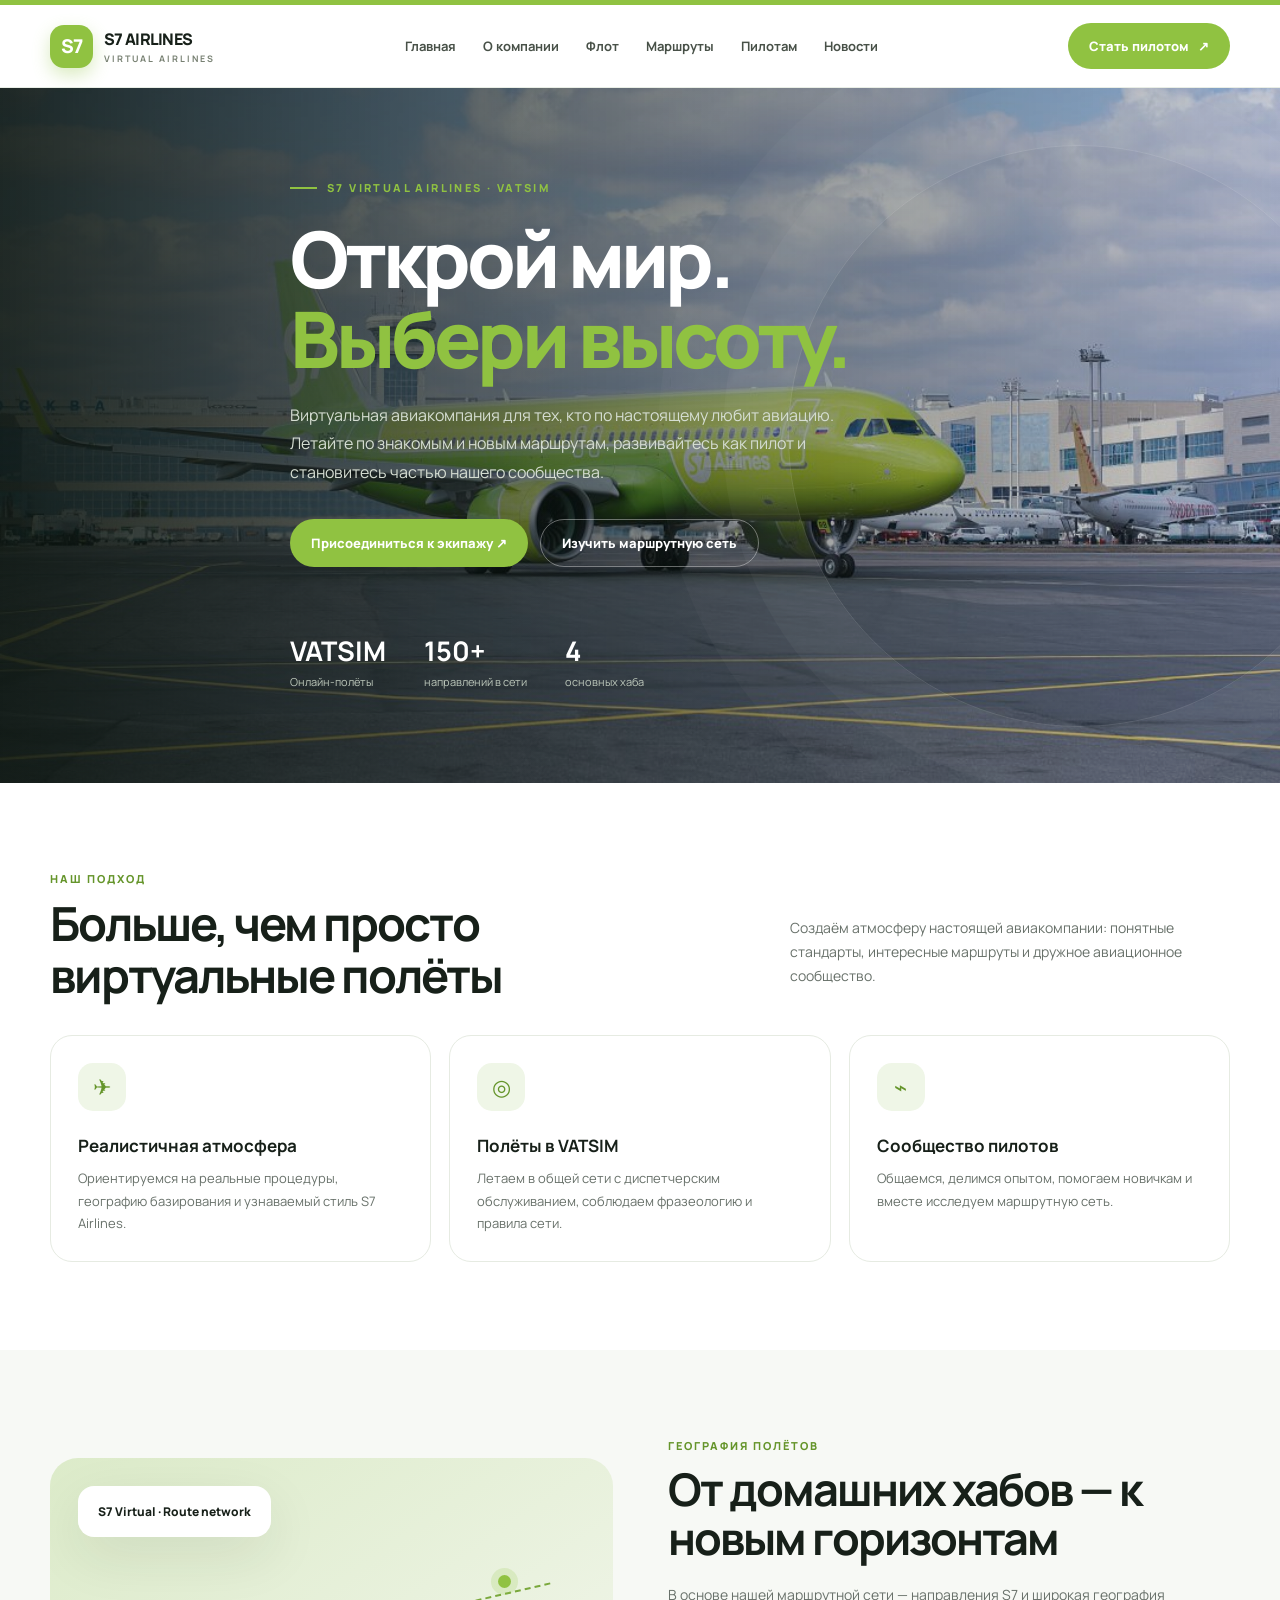
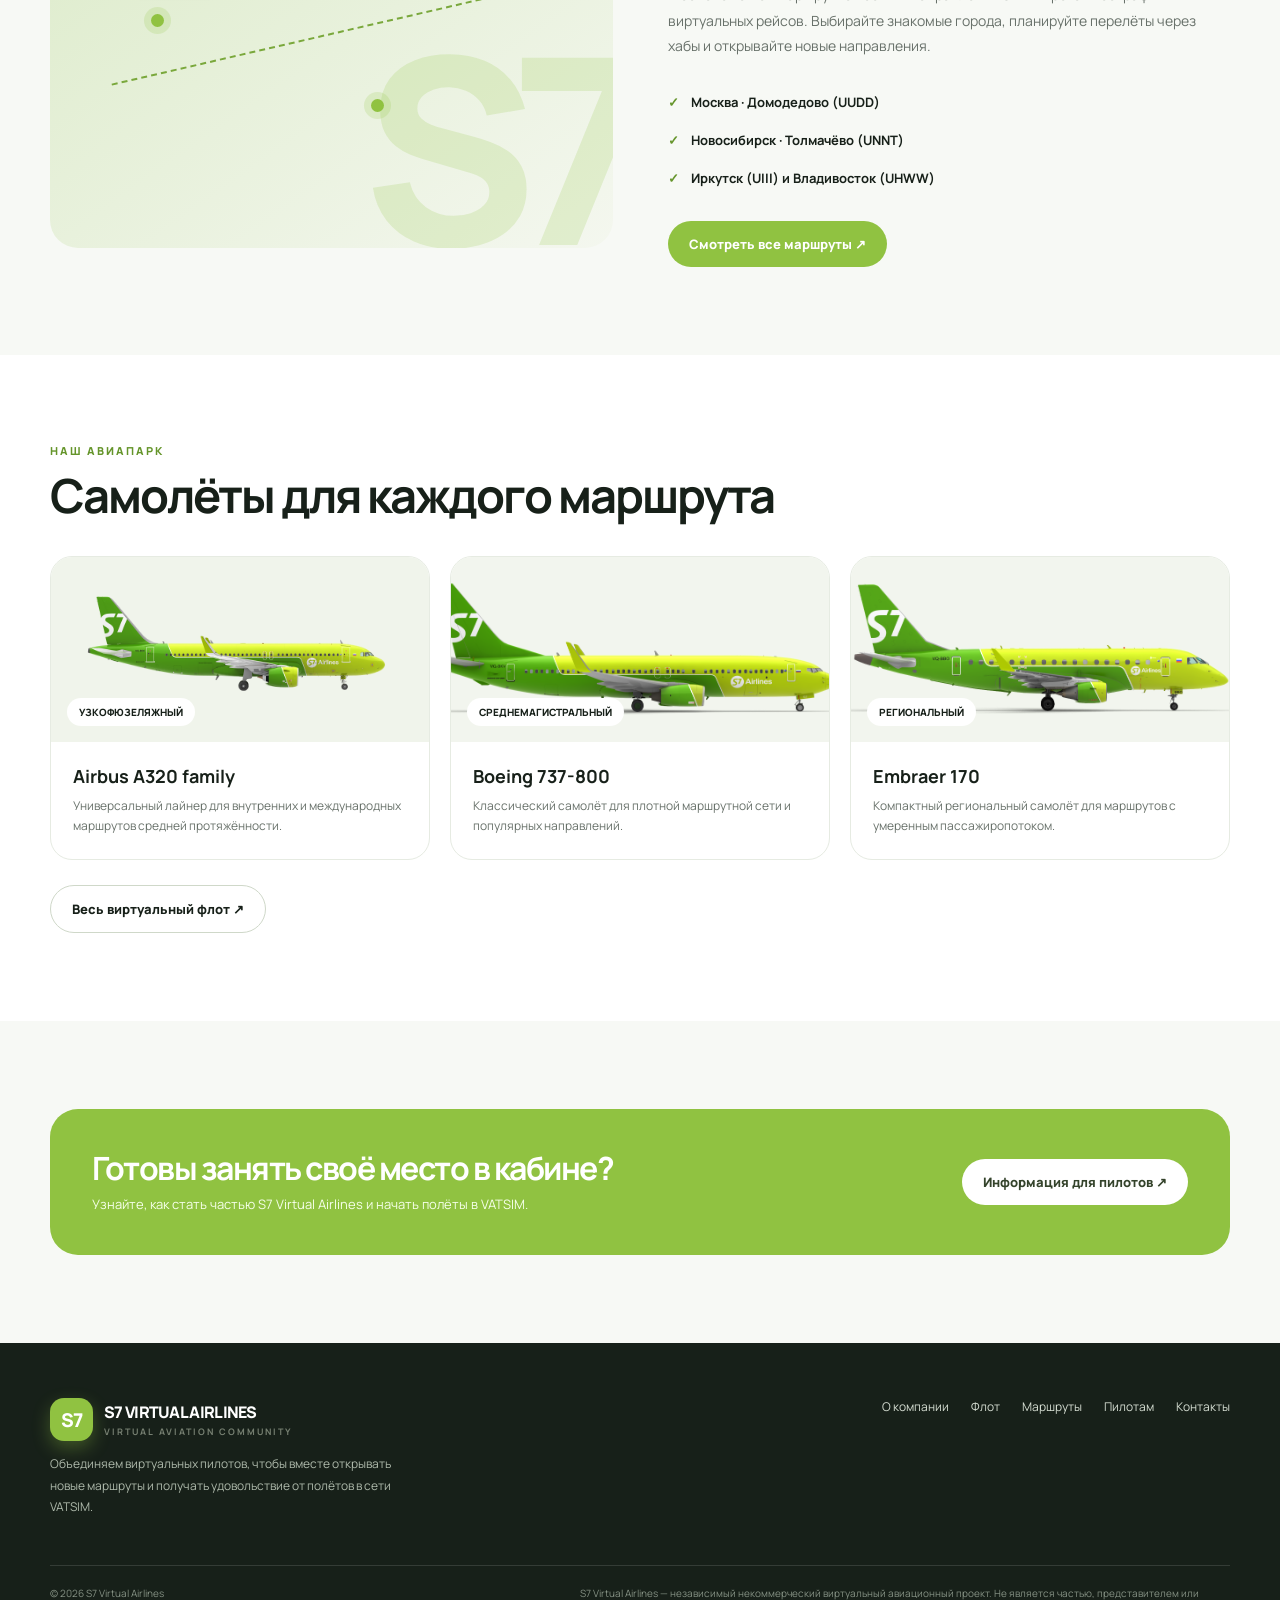
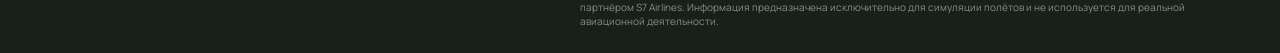
<file: index.html>
<!doctype html><html lang="ru"><head><meta charset="utf-8"><meta name="viewport" content="width=device-width, initial-scale=1"><meta name="theme-color" content="#90c241"><meta name="description" content="S7 Virtual Airlines — виртуальная авиакомпания для пилотов VATSIM."><title>Главная | S7 Virtual Airlines</title><link rel="stylesheet" href="styles.css"></head><body>
<div class="topline"></div><header class="header"><div class="container nav">
<a class="brand" href="index.html"><span class="brandmark">S7</span><span>S7 AIRLINES<small>VIRTUAL AIRLINES</small></span></a>
<nav class="navlinks"><a href="index.html">Главная</a><a href="about.html">О компании</a><a href="fleet.html">Флот</a><a href="routes.html">Маршруты</a><a href="pilots.html">Пилотам</a><a href="news.html">Новости</a></nav>
<a class="nav-cta" href="contacts.html">Стать пилотом <span>↗</span></a><button class="menu-btn" aria-label="Открыть меню" onclick="toggleMenu()">☰</button>
</div><nav class="mobile-nav" id="mobileNav"><a href="index.html">Главная</a><a href="about.html">О компании</a><a href="fleet.html">Флот</a><a href="routes.html">Маршруты</a><a href="pilots.html">Пилотам</a><a href="news.html">Новости</a><a href="contacts.html">Контакты</a></nav></header>

<main><section class="hero"><div class="container hero-content"><div class="eyebrow">S7 VIRTUAL AIRLINES · VATSIM</div><h1>Открой мир.<br><span>Выбери высоту.</span></h1><p>Виртуальная авиакомпания для тех, кто по настоящему любит авиацию. Летайте по знакомым и новым маршрутам, развивайтесь как пилот и становитесь частью нашего сообщества.</p><div class="hero-actions"><a class="btn" href="pilots.html">Присоединиться к экипажу ↗</a><a class="btn btn-outline" href="routes.html">Изучить маршрутную сеть</a></div><div class="hero-stats"><div class="stat"><strong>VATSIM</strong><span>Онлайн-полёты</span></div><div class="stat"><strong>150+</strong><span>направлений в сети</span></div><div class="stat"><strong>4</strong><span>основных хаба</span></div></div></div></section>
<section class="section"><div class="container"><div class="section-head"><div><div class="kicker">Наш подход</div><h2>Больше, чем просто<br>виртуальные полёты</h2></div><p>Создаём атмосферу настоящей авиакомпании: понятные стандарты, интересные маршруты и дружное авиационное сообщество.</p></div><div class="grid3"><article class="feature"><div class="feature-icon">✈</div><h3>Реалистичная атмосфера</h3><p>Ориентируемся на реальные процедуры, географию базирования и узнаваемый стиль S7 Airlines.</p></article><article class="feature"><div class="feature-icon">◎</div><h3>Полёты в VATSIM</h3><p>Летаем в общей сети с диспетчерским обслуживанием, соблюдаем фразеологию и правила сети.</p></article><article class="feature"><div class="feature-icon">⌁</div><h3>Сообщество пилотов</h3><p>Общаемся, делимся опытом, помогаем новичкам и вместе исследуем маршрутную сеть.</p></article></div></div></section>
<section class="section soft"><div class="container split"><div class="visual-panel"><div class="visual-label">S7 Virtual · Route network</div><div class="visual-route"></div><i class="visual-dot one"></i><i class="visual-dot two"></i><i class="visual-dot three"></i></div><div class="copy"><div class="kicker">География полётов</div><h2>От домашних хабов — к новым горизонтам</h2><p>В основе нашей маршрутной сети — направления S7 и широкая география виртуальных рейсов. Выбирайте знакомые города, планируйте перелёты через хабы и открывайте новые направления.</p><ul class="checklist"><li>Москва · Домодедово (UUDD)</li><li>Новосибирск · Толмачёво (UNNT)</li><li>Иркутск (UIII) и Владивосток (UHWW)</li></ul><a class="btn" href="routes.html">Смотреть все маршруты ↗</a></div></div></section>
<section class="section"><div class="container"><div class="section-head"><div><div class="kicker">Наш авиапарк</div><h2>Самолёты для каждого маршрута</h2></div><p></p></div><div class="fleet-grid"><article class="aircraft"><div class="aircraft-photo" style="background-image:url('aircraft-a320.jpg')"><span>УЗКОФЮЗЕЛЯЖНЫЙ</span></div><div class="aircraft-body"><h3>Airbus A320 family</h3><p>Универсальный лайнер для внутренних и международных маршрутов средней протяжённости.</p></div></article><article class="aircraft"><div class="aircraft-photo" style="background-image:url('aircraft-b737.jpg')"><span>СРЕДНЕМAГИСТРАЛЬНЫЙ</span></div><div class="aircraft-body"><h3>Boeing 737-800</h3><p>Классический самолёт для плотной маршрутной сети и популярных направлений.</p></div></article><article class="aircraft"><div class="aircraft-photo" style="background-image:url('aircraft-e170.jpg')"><span>РЕГИОНАЛЬНЫЙ</span></div><div class="aircraft-body"><h3>Embraer 170</h3><p>Компактный региональный самолёт для маршрутов с умеренным пассажиропотоком.</p></div></article></div><div style="margin-top:25px"><a class="btn btn-outline" href="fleet.html">Весь виртуальный флот ↗</a></div></div></section>
<section class="section soft"><div class="container"><div class="banner"><div><h2>Готовы занять своё место в кабине?</h2><p>Узнайте, как стать частью S7 Virtual Airlines и начать полёты в VATSIM.</p></div><a class="btn" href="pilots.html">Информация для пилотов ↗</a></div></div></section></main>

<footer class="footer"><div class="container"><div class="footer-top"><div><a class="brand" href="index.html"><span class="brandmark">S7</span><span>S7 VIRTUAL AIRLINES<small>VIRTUAL AVIATION COMMUNITY</small></span></a><p>Объединяем виртуальных пилотов, чтобы вместе открывать новые маршруты и получать удовольствие от полётов в сети VATSIM.</p></div><div class="footer-links"><a href="about.html">О компании</a><a href="fleet.html">Флот</a><a href="routes.html">Маршруты</a><a href="pilots.html">Пилотам</a><a href="contacts.html">Контакты</a></div></div><div class="footer-bottom"><span>© 2026 S7 Virtual Airlines</span><span class="disclaimer">S7 Virtual Airlines — независимый некоммерческий виртуальный авиационный проект. Не является частью, представителем или партнёром S7 Airlines. Информация предназначена исключительно для симуляции полётов и не используется для реальной авиационной деятельности.</span></div></div></footer><script src="app.js"></script>
</body></html>
</file>
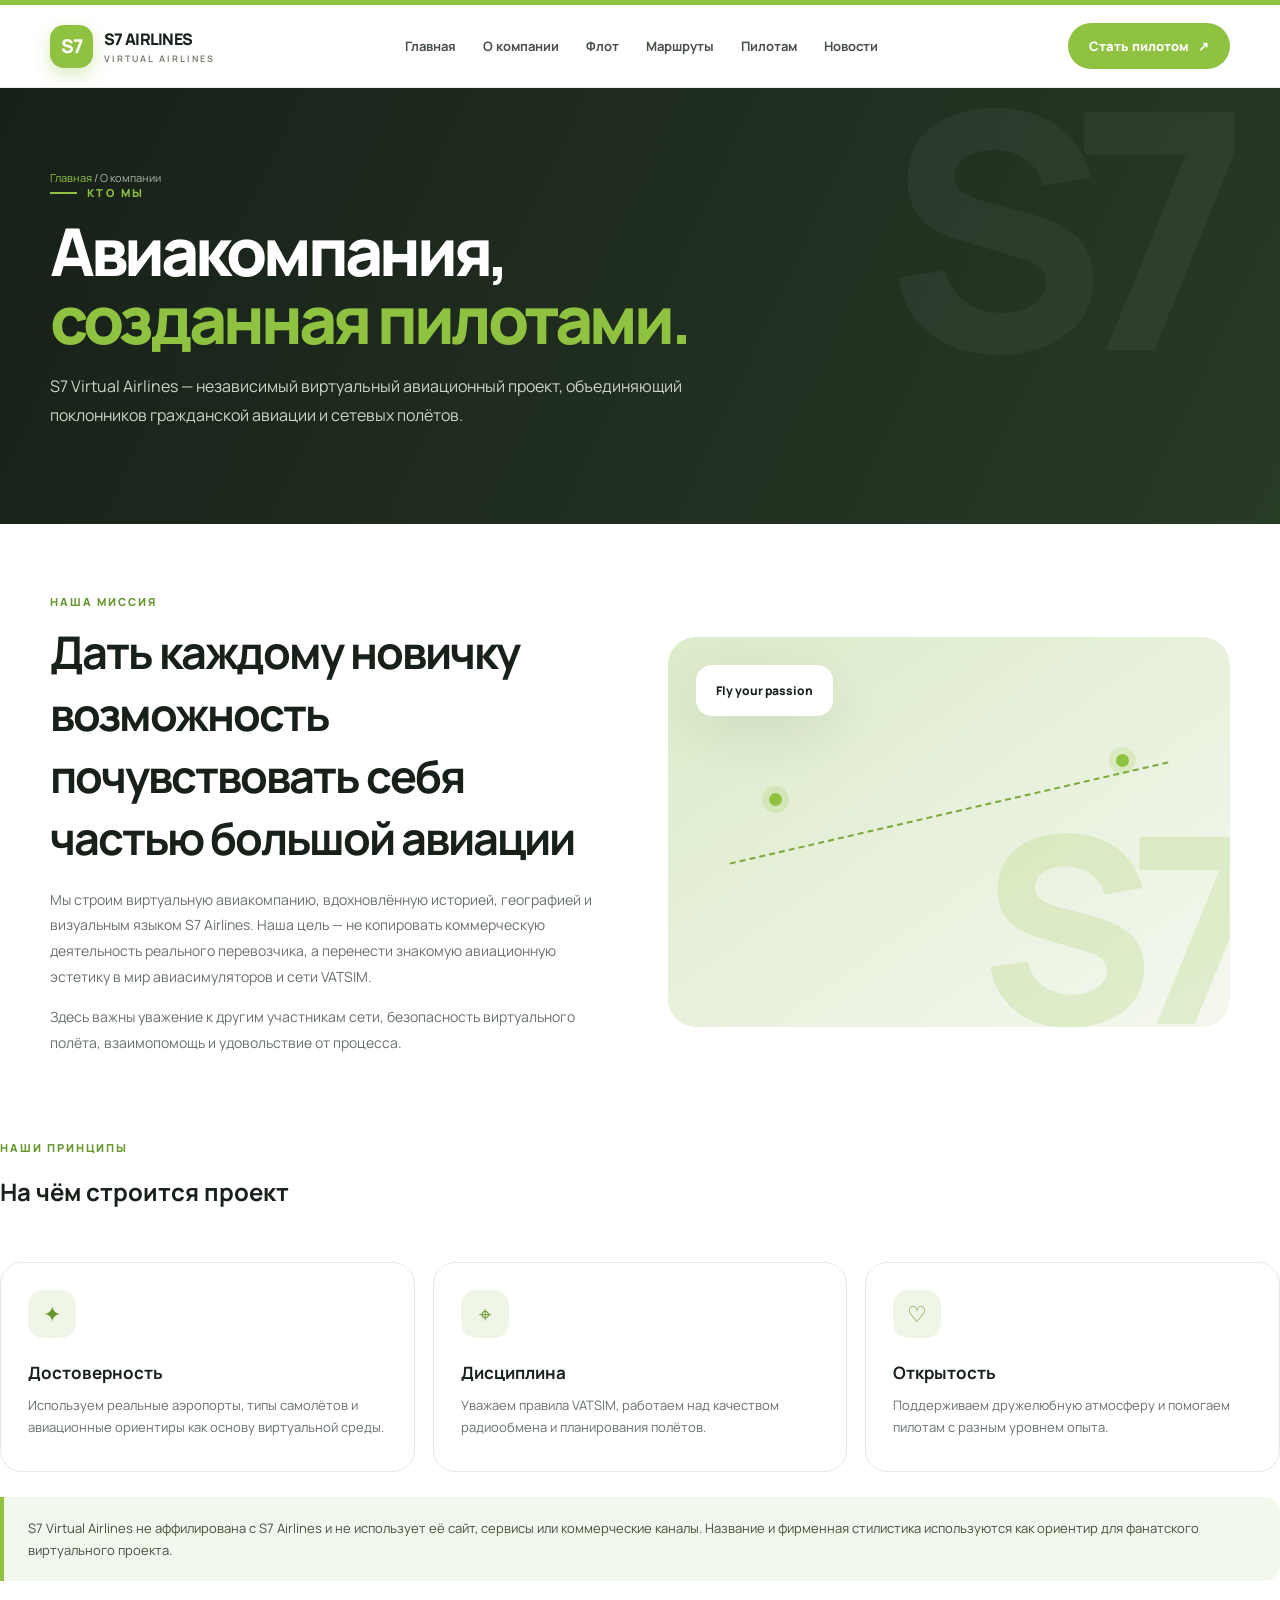
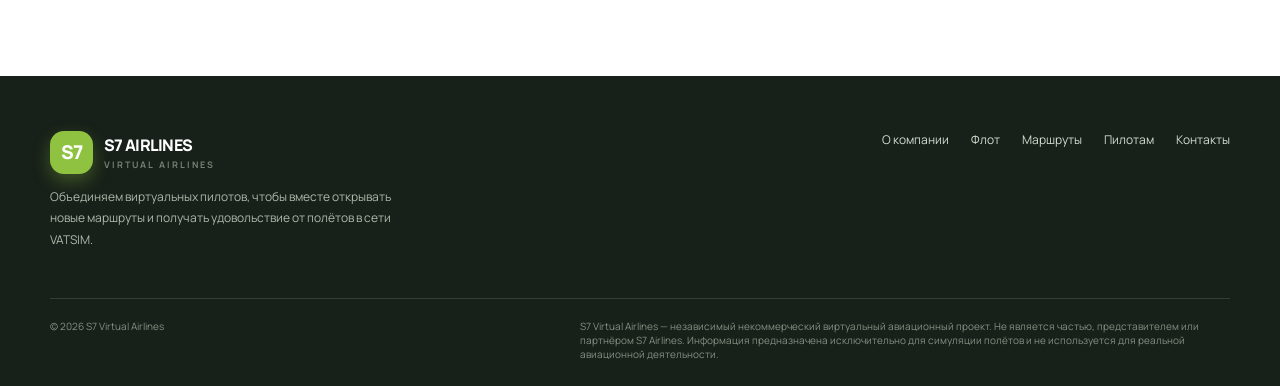
<file: about.html>
<!doctype html><html lang="ru"><head><meta charset="utf-8"><meta name="viewport" content="width=device-width, initial-scale=1"><meta name="theme-color" content="#90c241"><meta name="description" content="S7 Virtual Airlines — виртуальная авиакомпания для пилотов VATSIM."><title>О компании | S7 Virtual Airlines</title><link rel="stylesheet" href="styles.css"></head><body>
<div class="topline"></div><header class="header"><div class="container nav">
<a class="brand" href="index.html"><span class="brandmark">S7</span><span>S7 AIRLINES<small>VIRTUAL AIRLINES</small></span></a>
<nav class="navlinks"><a href="index.html">Главная</a><a href="about.html">О компании</a><a href="fleet.html">Флот</a><a href="routes.html">Маршруты</a><a href="pilots.html">Пилотам</a><a href="news.html">Новости</a></nav>
<a class="nav-cta" href="contacts.html">Стать пилотом <span>↗</span></a><button class="menu-btn" aria-label="Открыть меню" onclick="toggleMenu()">☰</button>
</div><nav class="mobile-nav" id="mobileNav"><a href="index.html">Главная</a><a href="about.html">О компании</a><a href="fleet.html">Флот</a><a href="routes.html">Маршруты</a><a href="pilots.html">Пилотам</a><a href="news.html">Новости</a><a href="contacts.html">Контакты</a></nav></header>
<main><section class="page-hero"><div class="container"><div class="crumb"><a href="index.html">Главная</a> / О компании</div><div class="eyebrow">КТО МЫ</div><h1>Авиакомпания,<br><span style="color:var(--green)">созданная пилотами.</span></h1><p>S7 Virtual Airlines — независимый виртуальный авиационный проект, объединяющий поклонников гражданской авиации и сетевых полётов.</p></div></section><section class="content"><div class="container split"><div class="copy"><div class="kicker">Наша миссия</div><h2>Дать каждому новичку возможность почувствовать себя частью большой авиации</h2><p>Мы строим виртуальную авиакомпанию, вдохновлённую историей, географией и визуальным языком S7 Airlines. Наша цель — не копировать коммерческую деятельность реального перевозчика, а перенести знакомую авиационную эстетику в мир авиасимуляторов и сети VATSIM.</p><p>Здесь важны уважение к другим участникам сети, безопасность виртуального полёта, взаимопомощь и удовольствие от процесса.</p></div><div class="visual-panel"><div class="visual-label">Fly your passion</div><div class="visual-route"></div><i class="visual-dot one"></i><i class="visual-dot two"></i></div></div><div class="section-head" style="margin-top:70px"><div><div class="kicker">Наши принципы</div><h2>На чём строится проект</h2></div></div><div class="grid3"><article class="feature"><div class="feature-icon">✦</div><h3>Достоверность</h3><p>Используем реальные аэропорты, типы самолётов и авиационные ориентиры как основу виртуальной среды.</p></article><article class="feature"><div class="feature-icon">⌖</div><h3>Дисциплина</h3><p>Уважаем правила VATSIM, работаем над качеством радиообмена и планирования полётов.</p></article><article class="feature"><div class="feature-icon">♡</div><h3>Открытость</h3><p>Поддерживаем дружелюбную атмосферу и помогаем пилотам с разным уровнем опыта.</p></article></div><div class="callout">S7 Virtual Airlines не аффилирована с S7 Airlines и не использует её сайт, сервисы или коммерческие каналы. Название и фирменная стилистика используются как ориентир для фанатского виртуального проекта.</div></div></section></main>
<footer class="footer"><div class="container"><div class="footer-top"><div><a class="brand" href="index.html"><span class="brandmark">S7</span><span>S7 AIRLINES<small>VIRTUAL AIRLINES</small></span></a><p>Объединяем виртуальных пилотов, чтобы вместе открывать новые маршруты и получать удовольствие от полётов в сети VATSIM.</p></div><div class="footer-links"><a href="about.html">О компании</a><a href="fleet.html">Флот</a><a href="routes.html">Маршруты</a><a href="pilots.html">Пилотам</a><a href="contacts.html">Контакты</a></div></div><div class="footer-bottom"><span>© 2026 S7 Virtual Airlines</span><span class="disclaimer">S7 Virtual Airlines — независимый некоммерческий виртуальный авиационный проект. Не является частью, представителем или партнёром S7 Airlines. Информация предназначена исключительно для симуляции полётов и не используется для реальной авиационной деятельности.</span></div></div></footer><script src="app.js"></script>
</body></html>
</file>
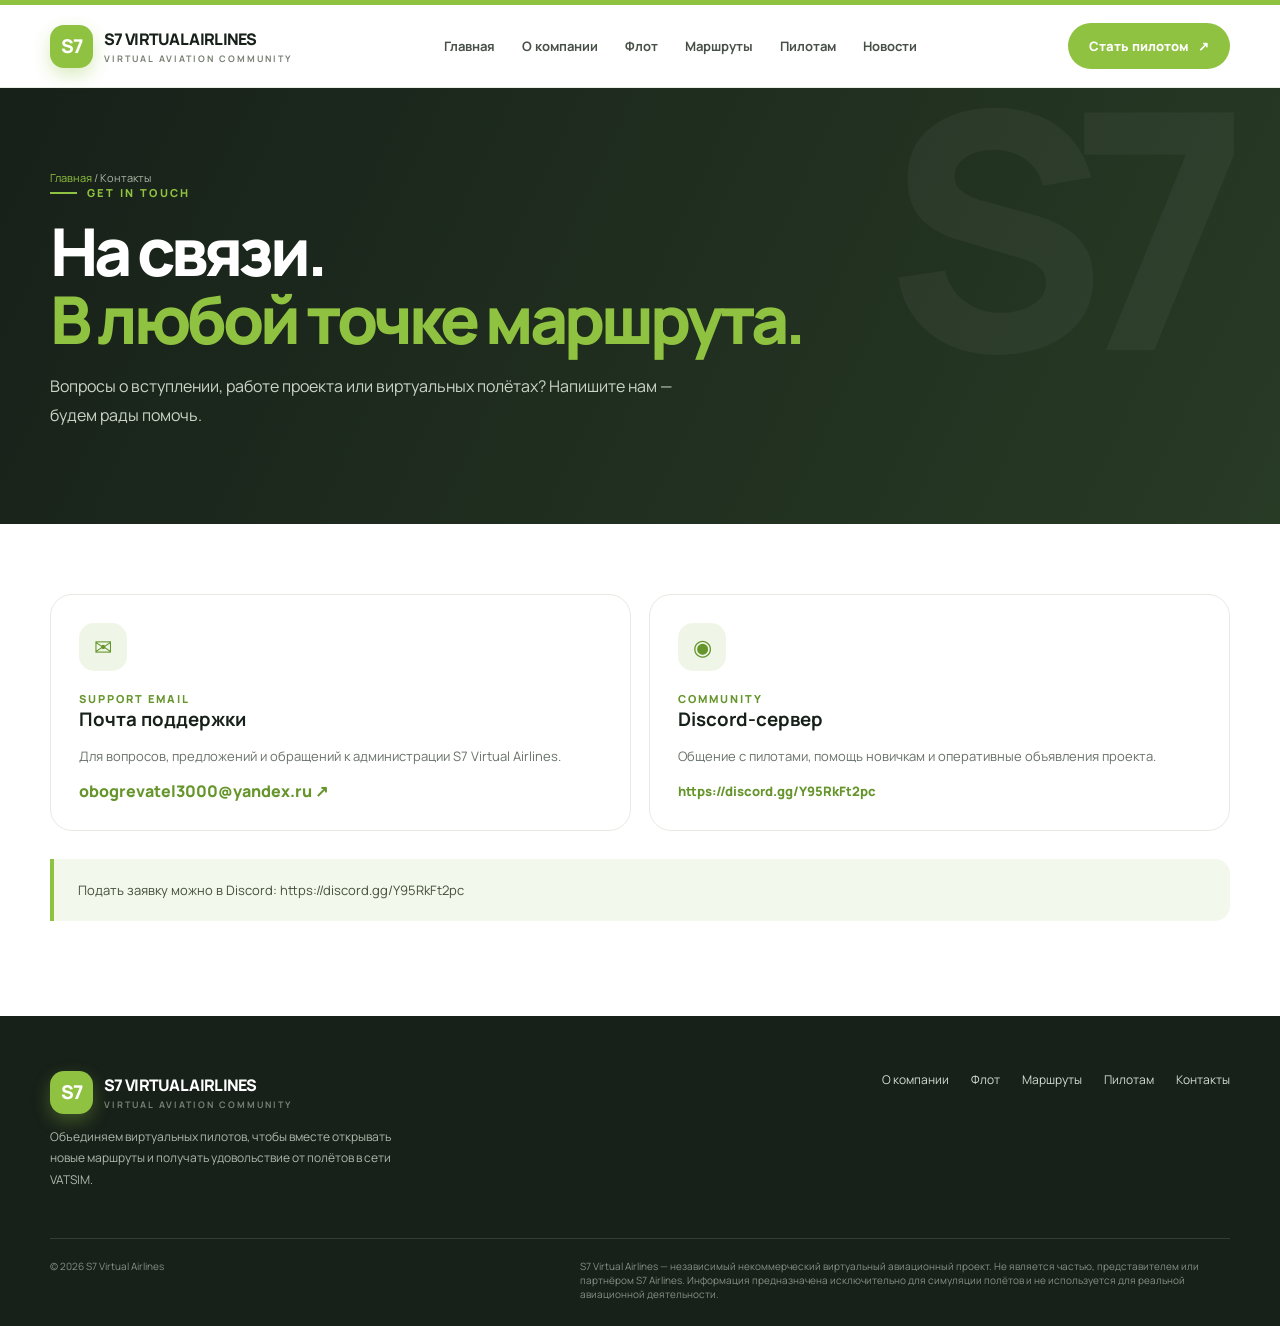
<file: contacts.html>
<!doctype html><html lang="ru"><head><meta charset="utf-8"><meta name="viewport" content="width=device-width, initial-scale=1"><meta name="theme-color" content="#90c241"><meta name="description" content="S7 Virtual Airlines — виртуальная авиакомпания для пилотов VATSIM."><title>Контакты | S7 Virtual Airlines</title><link rel="stylesheet" href="styles.css"></head><body>
<div class="topline"></div><header class="header"><div class="container nav">
<a class="brand" href="index.html"><span class="brandmark">S7</span><span>S7 VIRTUAL AIRLINES<small>VIRTUAL AVIATION COMMUNITY</small></span></a>
<nav class="navlinks"><a href="index.html">Главная</a><a href="about.html">О компании</a><a href="fleet.html">Флот</a><a href="routes.html">Маршруты</a><a href="pilots.html">Пилотам</a><a href="news.html">Новости</a></nav>
<a class="nav-cta" href="contacts.html">Стать пилотом <span>↗</span></a><button class="menu-btn" aria-label="Открыть меню" onclick="toggleMenu()">☰</button>
</div><nav class="mobile-nav" id="mobileNav"><a href="index.html">Главная</a><a href="about.html">О компании</a><a href="fleet.html">Флот</a><a href="routes.html">Маршруты</a><a href="pilots.html">Пилотам</a><a href="news.html">Новости</a><a href="contacts.html">Контакты</a></nav></header>
<main><section class="page-hero"><div class="container"><div class="crumb"><a href="index.html">Главная</a> / Контакты</div><div class="eyebrow">GET IN TOUCH</div><h1>На связи.<br><span style="color:var(--green)">В любой точке маршрута.</span></h1><p>Вопросы о вступлении, работе проекта или виртуальных полётах? Напишите нам — будем рады помочь.</p></div></section><section class="content"><div class="container"><div class="contact-grid"><article class="contact-card"><div class="feature-icon">✉</div><div class="kicker">SUPPORT EMAIL</div><h3>Почта поддержки</h3><p>Для вопросов, предложений и обращений к администрации S7 Virtual Airlines.</p><a href="mailto:obogrevatel3000@yandex.ru">obogrevatel3000@yandex.ru ↗</a></article><article class="contact-card"><div class="feature-icon">◉</div><div class="kicker">COMMUNITY</div><h3>Discord-сервер</h3><p>Общение с пилотами, помощь новичкам и оперативные объявления проекта.</p><p style="margin-bottom:0;color:#9aa397"><a href="https://discord.gg/Y95RkFt2pc">https://discord.gg/Y95RkFt2pc</a></p></article></div><div class="callout" style="margin-top:28px">Подать заявку можно в Discord: <a href="https://discord.gg/Y95RkFt2pc">https://discord.gg/Y95RkFt2pc</a></div></div></section></main>
<footer class="footer"><div class="container"><div class="footer-top"><div><a class="brand" href="index.html"><span class="brandmark">S7</span><span>S7 VIRTUAL AIRLINES<small>VIRTUAL AVIATION COMMUNITY</small></span></a><p>Объединяем виртуальных пилотов, чтобы вместе открывать новые маршруты и получать удовольствие от полётов в сети VATSIM.</p></div><div class="footer-links"><a href="about.html">О компании</a><a href="fleet.html">Флот</a><a href="routes.html">Маршруты</a><a href="pilots.html">Пилотам</a><a href="contacts.html">Контакты</a></div></div><div class="footer-bottom"><span>© 2026 S7 Virtual Airlines</span><span class="disclaimer">S7 Virtual Airlines — независимый некоммерческий виртуальный авиационный проект. Не является частью, представителем или партнёром S7 Airlines. Информация предназначена исключительно для симуляции полётов и не используется для реальной авиационной деятельности.</span></div></div></footer><script src="app.js"></script>
</body></html>
</file>
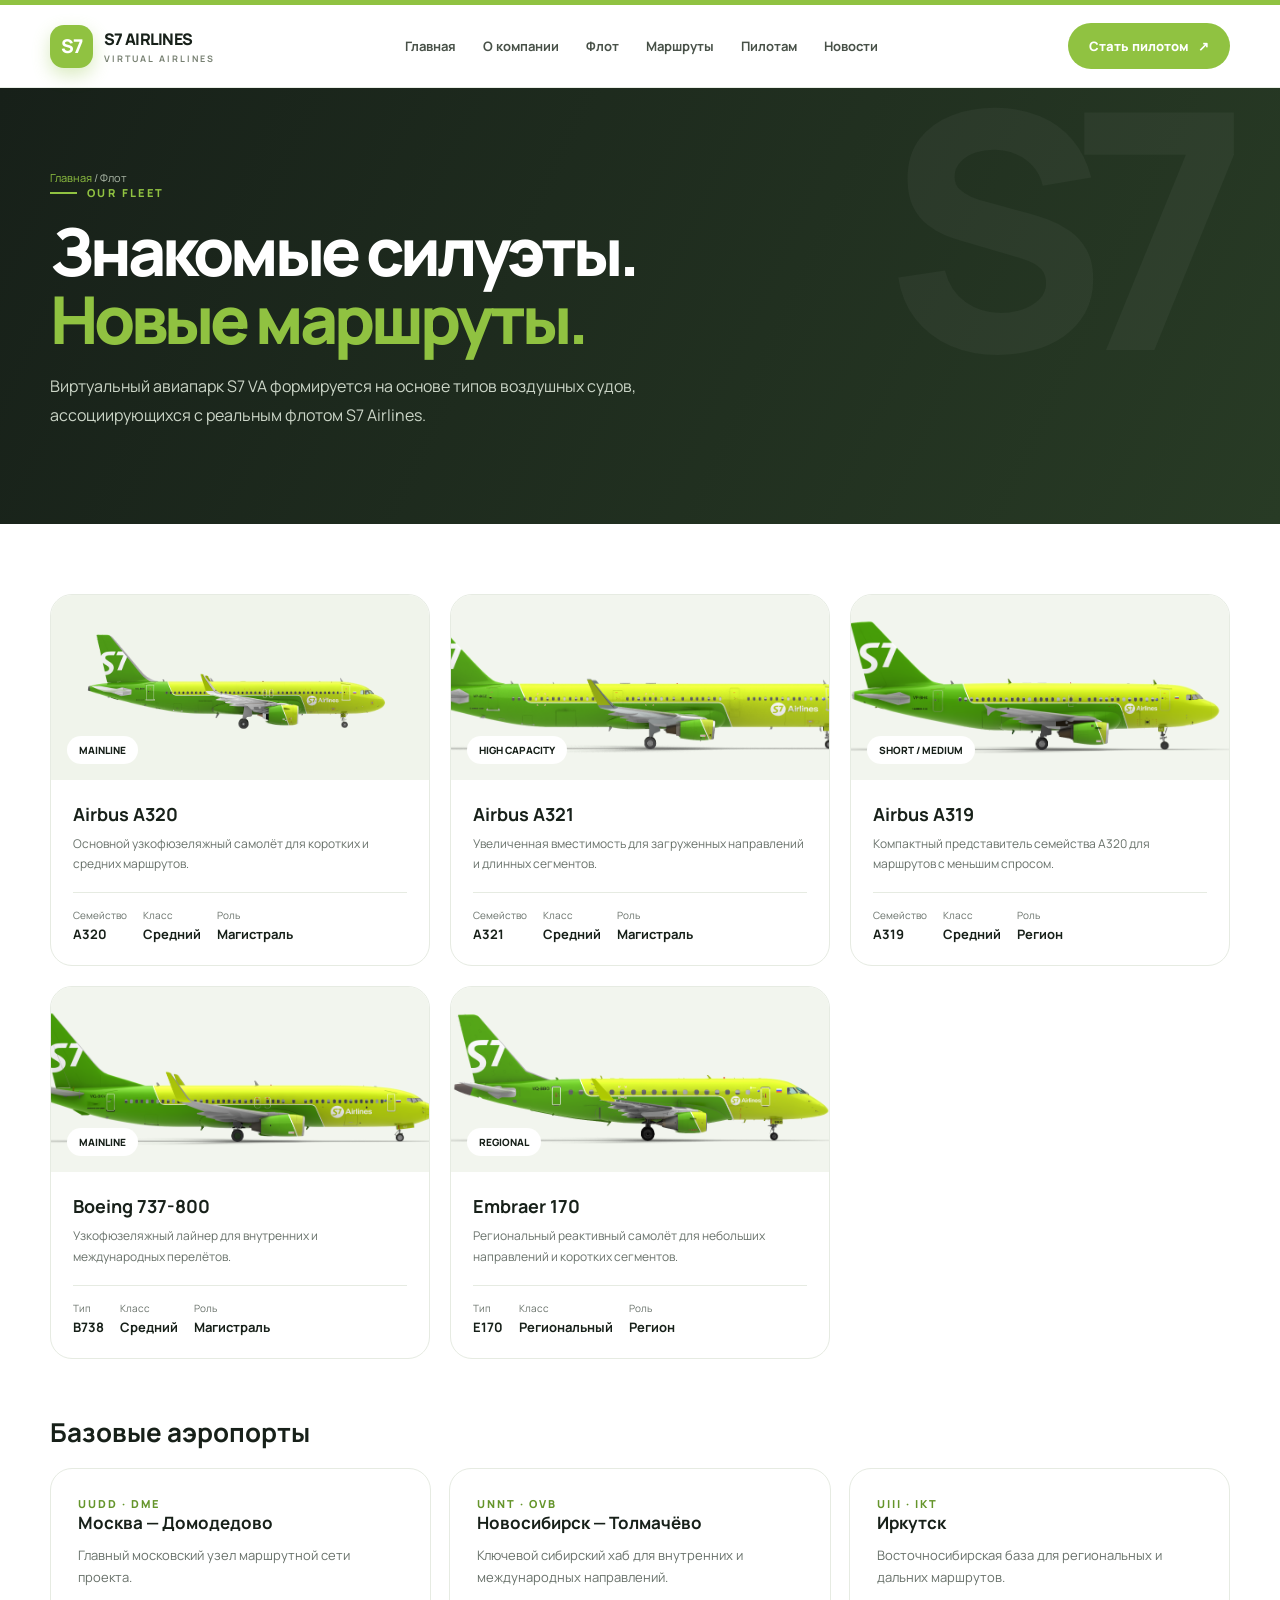
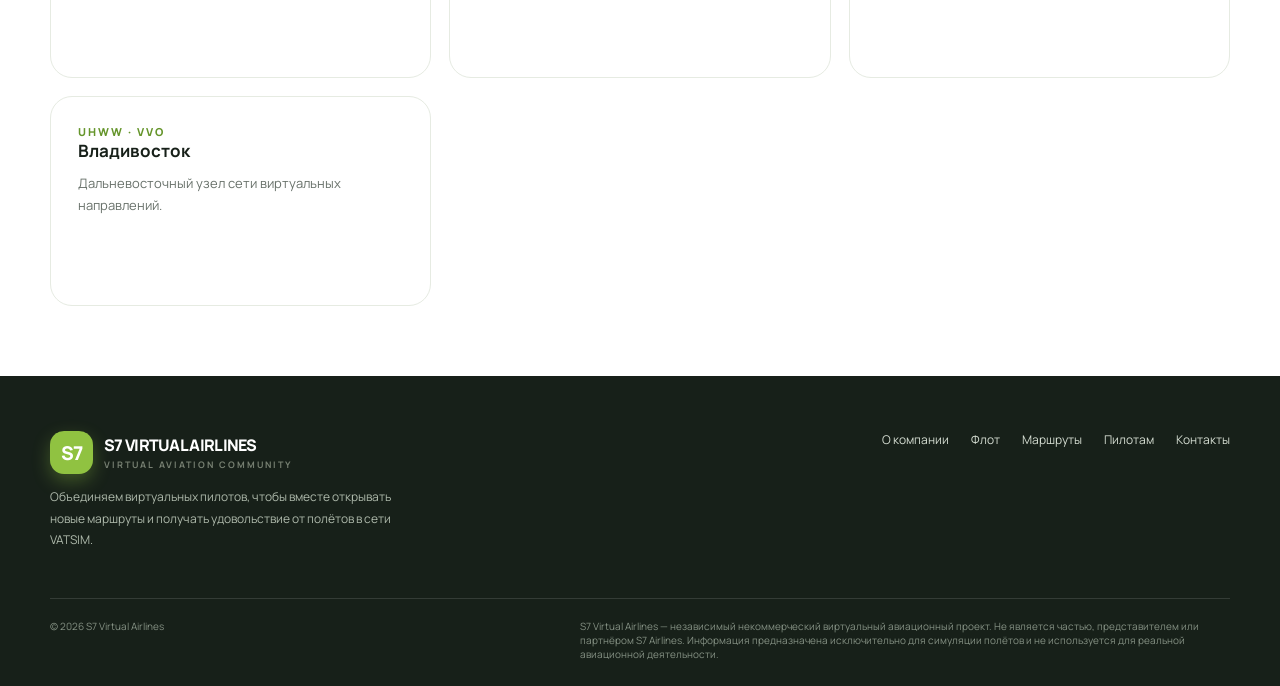
<file: fleet.html>
<!doctype html><html lang="ru"><head><meta charset="utf-8"><meta name="viewport" content="width=device-width, initial-scale=1"><meta name="theme-color" content="#90c241"><meta name="description" content="S7 Virtual Airlines — виртуальная авиакомпания для пилотов VATSIM."><title>Флот | S7 Virtual Airlines</title><link rel="stylesheet" href="styles.css"></head><body>
<div class="topline"></div><header class="header"><div class="container nav">
<a class="brand" href="index.html"><span class="brandmark">S7</span><span>S7 AIRLINES<small>VIRTUAL AIRLINES</small></span></a>
<nav class="navlinks"><a href="index.html">Главная</a><a href="about.html">О компании</a><a href="fleet.html">Флот</a><a href="routes.html">Маршруты</a><a href="pilots.html">Пилотам</a><a href="news.html">Новости</a></nav>
<a class="nav-cta" href="contacts.html">Стать пилотом <span>↗</span></a><button class="menu-btn" aria-label="Открыть меню" onclick="toggleMenu()">☰</button>
</div><nav class="mobile-nav" id="mobileNav"><a href="index.html">Главная</a><a href="about.html">О компании</a><a href="fleet.html">Флот</a><a href="routes.html">Маршруты</a><a href="pilots.html">Пилотам</a><a href="news.html">Новости</a><a href="contacts.html">Контакты</a></nav></header>
<main><section class="page-hero"><div class="container"><div class="crumb"><a href="index.html">Главная</a> / Флот</div><div class="eyebrow">OUR FLEET</div><h1>Знакомые силуэты.<br><span style="color:var(--green)">Новые маршруты.</span></h1><p>Виртуальный авиапарк S7 VA формируется на основе типов воздушных судов, ассоциирующихся с реальным флотом S7 Airlines.</p></div></section><section class="content"><div class="container"><div class="fleet-grid">
<article class="aircraft"><div class="aircraft-photo" style="background-image:url('aircraft-a320.jpg')"><span>MAINLINE</span></div><div class="aircraft-body"><h3>Airbus A320</h3><p>Основной узкофюзеляжный самолёт для коротких и средних маршрутов.</p><div class="specs"><span>Семейство<b>A320</b></span><span>Класс<b>Средний</b></span><span>Роль<b>Магистраль</b></span></div></div></article>
<article class="aircraft"><div class="aircraft-photo" style="background-image:url('aircraft-a321.jpg')"><span>HIGH CAPACITY</span></div><div class="aircraft-body"><h3>Airbus A321</h3><p>Увеличенная вместимость для загруженных направлений и длинных сегментов.</p><div class="specs"><span>Семейство<b>A321</b></span><span>Класс<b>Средний</b></span><span>Роль<b>Магистраль</b></span></div></div></article>
<article class="aircraft"><div class="aircraft-photo" style="background-image:url('aircraft-a319.jpg')"><span>SHORT / MEDIUM</span></div><div class="aircraft-body"><h3>Airbus A319</h3><p>Компактный представитель семейства A320 для маршрутов с меньшим спросом.</p><div class="specs"><span>Семейство<b>A319</b></span><span>Класс<b>Средний</b></span><span>Роль<b>Регион</b></span></div></div></article>
<article class="aircraft"><div class="aircraft-photo" style="background-image:url('aircraft-b737.jpg')"><span>MAINLINE</span></div><div class="aircraft-body"><h3>Boeing 737-800</h3><p>Узкофюзеляжный лайнер для внутренних и международных перелётов.</p><div class="specs"><span>Тип<b>B738</b></span><span>Класс<b>Средний</b></span><span>Роль<b>Магистраль</b></span></div></div></article>
<article class="aircraft"><div class="aircraft-photo" style="background-image:url('aircraft-e170.jpg')"><span>REGIONAL</span></div><div class="aircraft-body"><h3>Embraer 170</h3><p>Региональный реактивный самолёт для небольших направлений и коротких сегментов.</p><div class="specs"><span>Тип<b>E170</b></span><span>Класс<b>Региональный</b></span><span>Роль<b>Регион</b></span></div></div></article>
</div><h2 style="margin:55px 0 18px;font-size:26px">Базовые аэропорты</h2><div class="grid3"><article class="feature"><div class="kicker">UUDD · DME</div><h3>Москва — Домодедово</h3><p>Главный московский узел маршрутной сети проекта.</p></article><article class="feature"><div class="kicker">UNNT · OVB</div><h3>Новосибирск — Толмачёво</h3><p>Ключевой сибирский хаб для внутренних и международных направлений.</p></article><article class="feature"><div class="kicker">UIII · IKT</div><h3>Иркутск</h3><p>Восточносибирская база для региональных и дальних маршрутов.</p></article><article class="feature"><div class="kicker">UHWW · VVO</div><h3>Владивосток</h3><p>Дальневосточный узел сети виртуальных направлений.</p></article></div></div></section></main>
<footer class="footer"><div class="container"><div class="footer-top"><div><a class="brand" href="index.html"><span class="brandmark">S7</span><span>S7 VIRTUAL AIRLINES<small>VIRTUAL AVIATION COMMUNITY</small></span></a><p>Объединяем виртуальных пилотов, чтобы вместе открывать новые маршруты и получать удовольствие от полётов в сети VATSIM.</p></div><div class="footer-links"><a href="about.html">О компании</a><a href="fleet.html">Флот</a><a href="routes.html">Маршруты</a><a href="pilots.html">Пилотам</a><a href="contacts.html">Контакты</a></div></div><div class="footer-bottom"><span>© 2026 S7 Virtual Airlines</span><span class="disclaimer">S7 Virtual Airlines — независимый некоммерческий виртуальный авиационный проект. Не является частью, представителем или партнёром S7 Airlines. Информация предназначена исключительно для симуляции полётов и не используется для реальной авиационной деятельности.</span></div></div></footer><script src="app.js"></script>
</body></html>
</file>
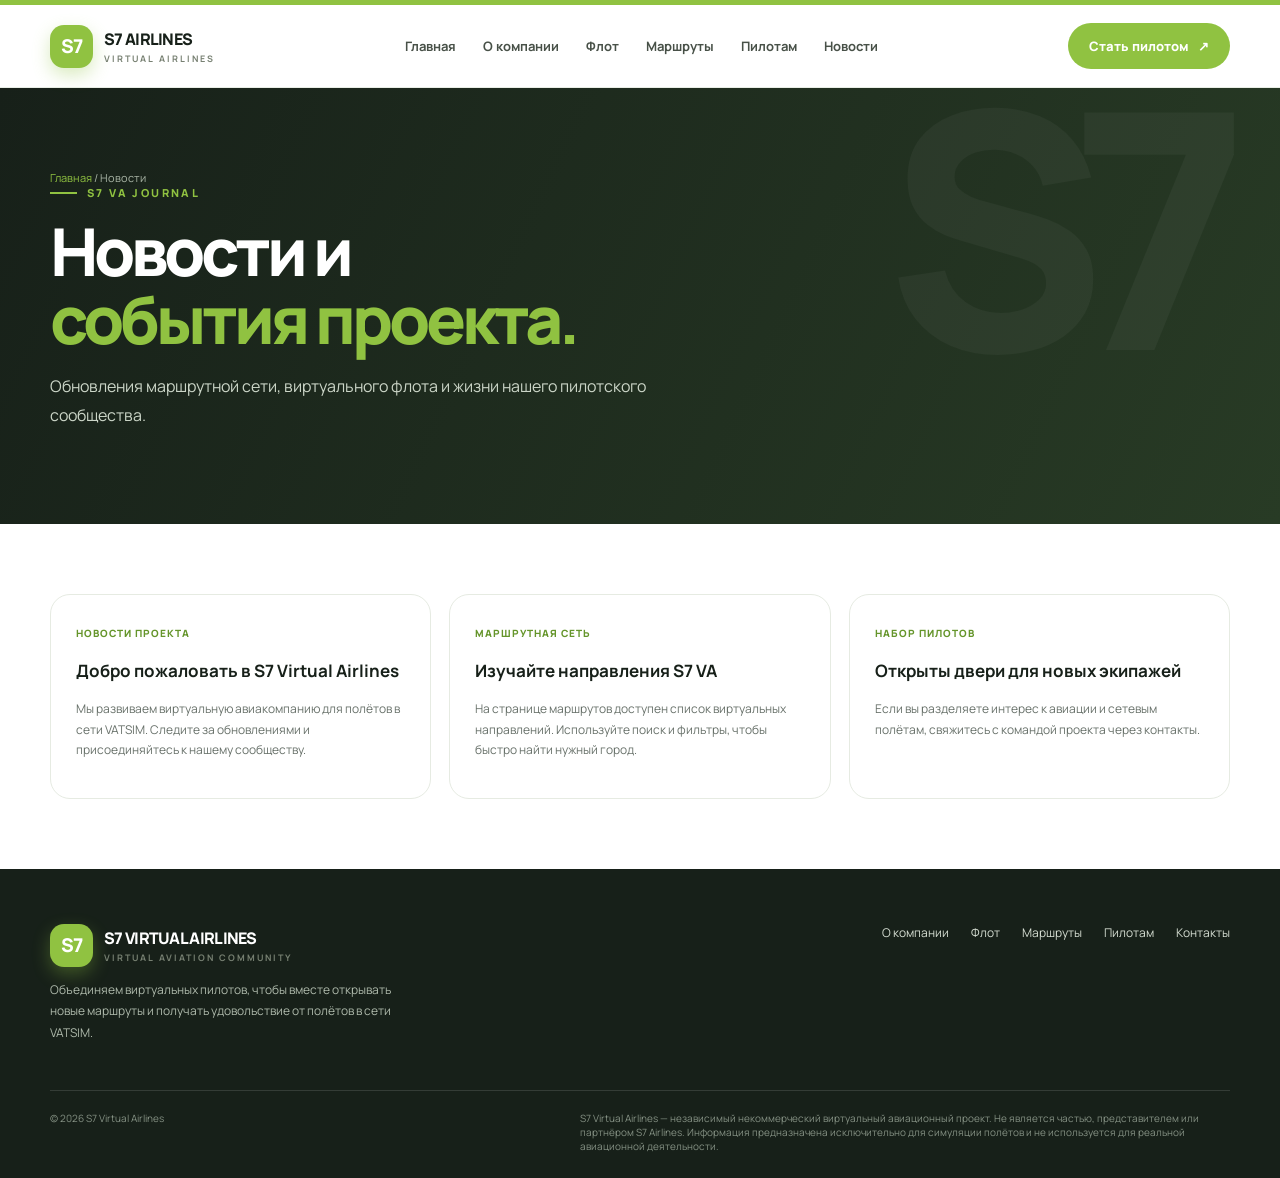
<file: news.html>
<!doctype html><html lang="ru"><head><meta charset="utf-8"><meta name="viewport" content="width=device-width, initial-scale=1"><meta name="theme-color" content="#90c241"><meta name="description" content="S7 Virtual Airlines — виртуальная авиакомпания для пилотов VATSIM."><title>Новости | S7 Virtual Airlines</title><link rel="stylesheet" href="styles.css"></head><body>
<div class="topline"></div><header class="header"><div class="container nav">
<a class="brand" href="index.html"><span class="brandmark">S7</span><span>S7 AIRLINES<small>VIRTUAL AIRLINES</small></span></a>
<nav class="navlinks"><a href="index.html">Главная</a><a href="about.html">О компании</a><a href="fleet.html">Флот</a><a href="routes.html">Маршруты</a><a href="pilots.html">Пилотам</a><a href="news.html">Новости</a></nav>
<a class="nav-cta" href="contacts.html">Стать пилотом <span>↗</span></a><button class="menu-btn" aria-label="Открыть меню" onclick="toggleMenu()">☰</button>
</div><nav class="mobile-nav" id="mobileNav"><a href="index.html">Главная</a><a href="about.html">О компании</a><a href="fleet.html">Флот</a><a href="routes.html">Маршруты</a><a href="pilots.html">Пилотам</a><a href="news.html">Новости</a><a href="contacts.html">Контакты</a></nav></header>
<main><section class="page-hero"><div class="container"><div class="crumb"><a href="index.html">Главная</a> / Новости</div><div class="eyebrow">S7 VA JOURNAL</div><h1>Новости и<br><span style="color:var(--green)">события проекта.</span></h1><p>Обновления маршрутной сети, виртуального флота и жизни нашего пилотского сообщества.</p></div></section><section class="content"><div class="container"><div class="news-grid"><article class="news-card"><time>НОВОСТИ ПРОЕКТА</time><h3>Добро пожаловать в S7 Virtual Airlines</h3><p>Мы развиваем виртуальную авиакомпанию для полётов в сети VATSIM. Следите за обновлениями и присоединяйтесь к нашему сообществу.</p></article><article class="news-card"><time>МАРШРУТНАЯ СЕТЬ</time><h3>Изучайте направления S7 VA</h3><p>На странице маршрутов доступен список виртуальных направлений. Используйте поиск и фильтры, чтобы быстро найти нужный город.</p></article><article class="news-card"><time>НАБОР ПИЛОТОВ</time><h3>Открыты двери для новых экипажей</h3><p>Если вы разделяете интерес к авиации и сетевым полётам, свяжитесь с командой проекта через контакты.</p></article></div></div></section></main>
<footer class="footer"><div class="container"><div class="footer-top"><div><a class="brand" href="index.html"><span class="brandmark">S7</span><span>S7 VIRTUAL AIRLINES<small>VIRTUAL AVIATION COMMUNITY</small></span></a><p>Объединяем виртуальных пилотов, чтобы вместе открывать новые маршруты и получать удовольствие от полётов в сети VATSIM.</p></div><div class="footer-links"><a href="about.html">О компании</a><a href="fleet.html">Флот</a><a href="routes.html">Маршруты</a><a href="pilots.html">Пилотам</a><a href="contacts.html">Контакты</a></div></div><div class="footer-bottom"><span>© 2026 S7 Virtual Airlines</span><span class="disclaimer">S7 Virtual Airlines — независимый некоммерческий виртуальный авиационный проект. Не является частью, представителем или партнёром S7 Airlines. Информация предназначена исключительно для симуляции полётов и не используется для реальной авиационной деятельности.</span></div></div></footer><script src="app.js"></script>
</body></html>
</file>
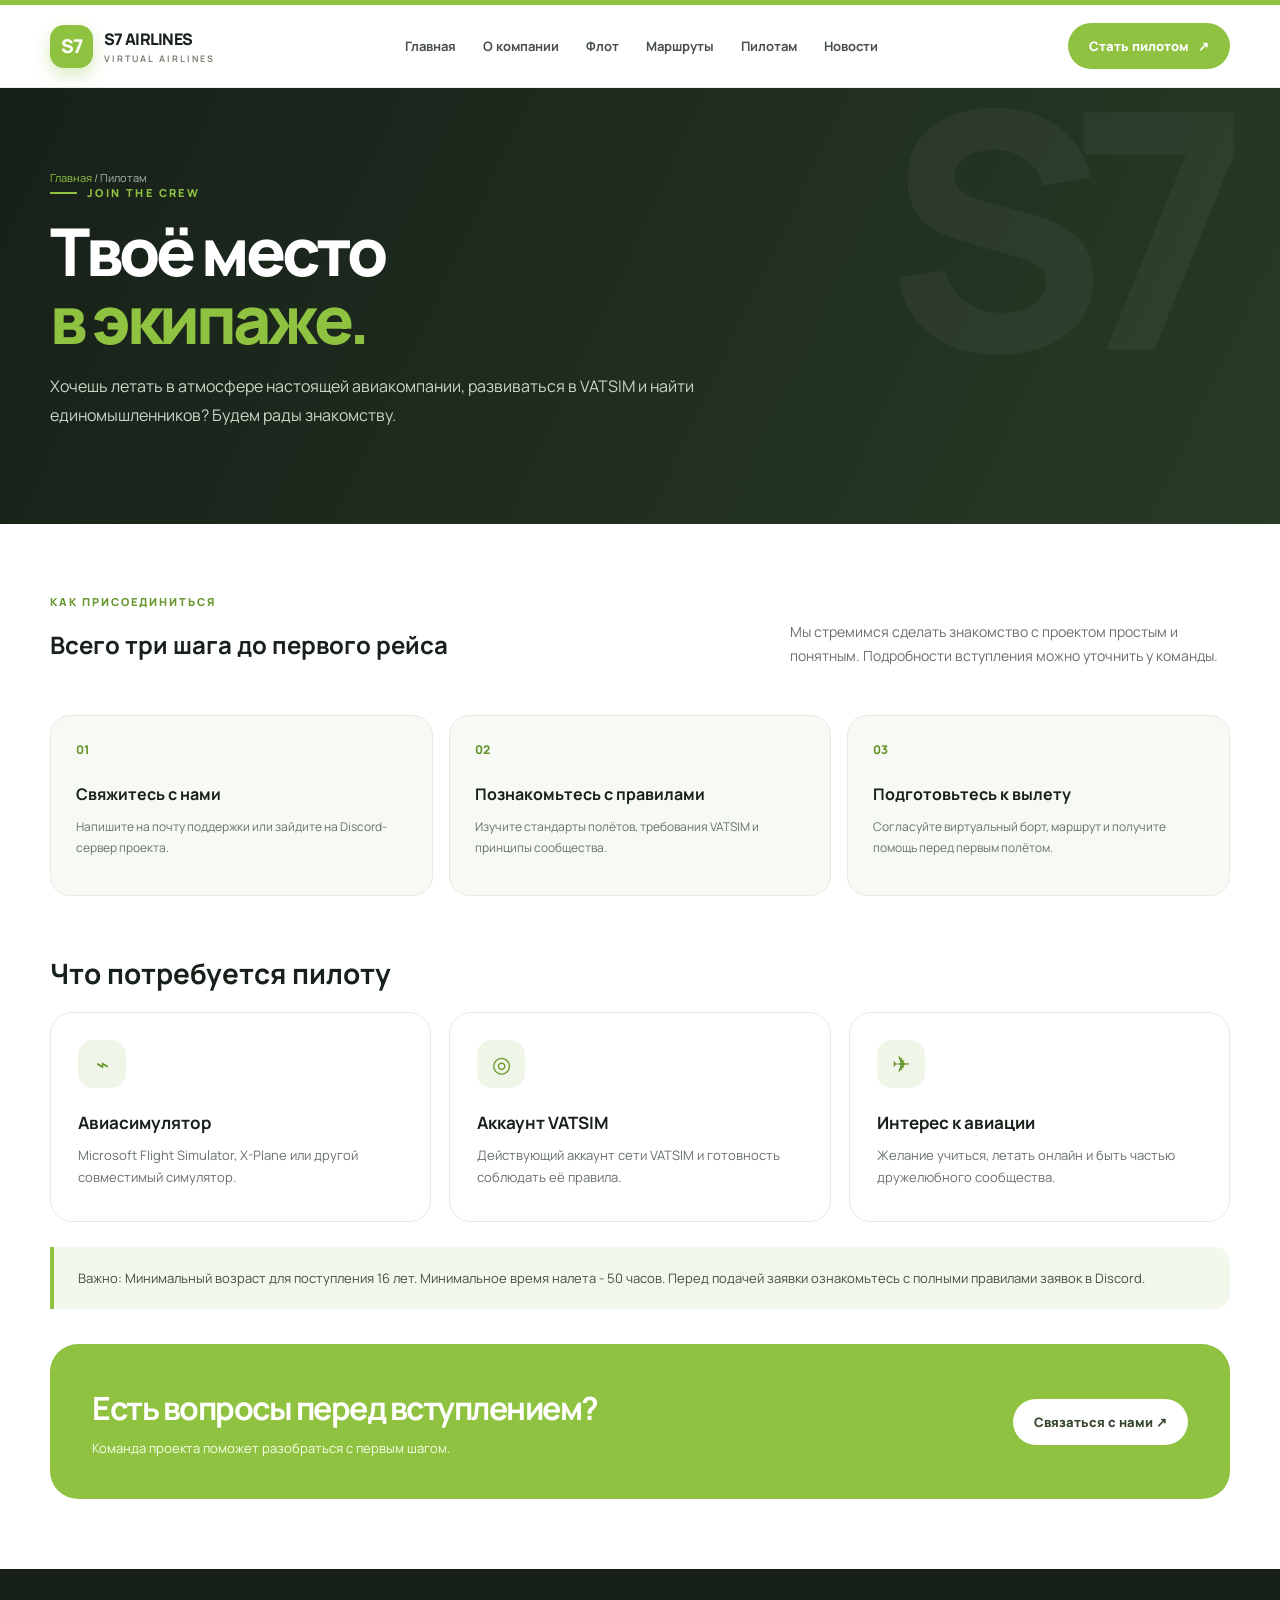
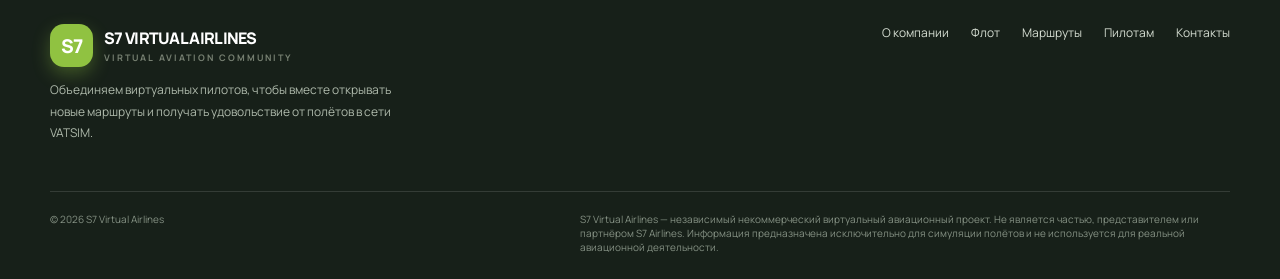
<file: pilots.html>
<!doctype html><html lang="ru"><head><meta charset="utf-8"><meta name="viewport" content="width=device-width, initial-scale=1"><meta name="theme-color" content="#90c241"><meta name="description" content="S7 Virtual Airlines — виртуальная авиакомпания для пилотов VATSIM."><title>Пилотам | S7 Virtual Airlines</title><link rel="stylesheet" href="styles.css"></head><body>
<div class="topline"></div><header class="header"><div class="container nav">
<a class="brand" href="index.html"><span class="brandmark">S7</span><span>S7 AIRLINES<small>VIRTUAL AIRLINES</small></span></a>
<nav class="navlinks"><a href="index.html">Главная</a><a href="about.html">О компании</a><a href="fleet.html">Флот</a><a href="routes.html">Маршруты</a><a href="pilots.html">Пилотам</a><a href="news.html">Новости</a></nav>
<a class="nav-cta" href="contacts.html">Стать пилотом <span>↗</span></a><button class="menu-btn" aria-label="Открыть меню" onclick="toggleMenu()">☰</button>
</div><nav class="mobile-nav" id="mobileNav"><a href="index.html">Главная</a><a href="about.html">О компании</a><a href="fleet.html">Флот</a><a href="routes.html">Маршруты</a><a href="pilots.html">Пилотам</a><a href="news.html">Новости</a><a href="contacts.html">Контакты</a></nav></header>
<main><section class="page-hero"><div class="container"><div class="crumb"><a href="index.html">Главная</a> / Пилотам</div><div class="eyebrow">JOIN THE CREW</div><h1>Твоё место<br><span style="color:var(--green)">в экипаже.</span></h1><p>Хочешь летать в атмосфере настоящей авиакомпании, развиваться в VATSIM и найти единомышленников? Будем рады знакомству.</p></div></section><section class="content"><div class="container"><div class="section-head"><div><div class="kicker">Как присоединиться</div><h2>Всего три шага до первого рейса</h2></div><p>Мы стремимся сделать знакомство с проектом простым и понятным. Подробности вступления можно уточнить у команды.</p></div><div class="steps"><article class="step"><h3>Свяжитесь с нами</h3><p>Напишите на почту поддержки или зайдите на Discord-сервер проекта.</p></article><article class="step"><h3>Познакомьтесь с правилами</h3><p>Изучите стандарты полётов, требования VATSIM и принципы сообщества.</p></article><article class="step"><h3>Подготовьтесь к вылету</h3><p>Согласуйте виртуальный борт, маршрут и получите помощь перед первым полётом.</p></article></div><h2 style="font-size:28px;margin:58px 0 20px">Что потребуется пилоту</h2><div class="grid3"><article class="feature"><div class="feature-icon">⌁</div><h3>Авиасимулятор</h3><p>Microsoft Flight Simulator, X-Plane или другой совместимый симулятор.</p></article><article class="feature"><div class="feature-icon">◎</div><h3>Аккаунт VATSIM</h3><p>Действующий аккаунт сети VATSIM и готовность соблюдать её правила.</p></article><article class="feature"><div class="feature-icon">✈</div><h3>Интерес к авиации</h3><p>Желание учиться, летать онлайн и быть частью дружелюбного сообщества.</p></article></div><div class="callout">Важно: Минимальный возраст для поступления 16 лет. Минимальное время налета - 50 часов.  Перед подачей заявки ознакомьтесь с полными правилами заявок в Discord.</div><div class="banner" style="margin-top:35px"><div><h2>Есть вопросы перед вступлением?</h2><p>Команда проекта поможет разобраться с первым шагом.</p></div><a class="btn" href="contacts.html">Связаться с нами ↗</a></div></div></section></main>
<footer class="footer"><div class="container"><div class="footer-top"><div><a class="brand" href="index.html"><span class="brandmark">S7</span><span>S7 VIRTUAL AIRLINES<small>VIRTUAL AVIATION COMMUNITY</small></span></a><p>Объединяем виртуальных пилотов, чтобы вместе открывать новые маршруты и получать удовольствие от полётов в сети VATSIM.</p></div><div class="footer-links"><a href="about.html">О компании</a><a href="fleet.html">Флот</a><a href="routes.html">Маршруты</a><a href="pilots.html">Пилотам</a><a href="contacts.html">Контакты</a></div></div><div class="footer-bottom"><span>© 2026 S7 Virtual Airlines</span><span class="disclaimer">S7 Virtual Airlines — независимый некоммерческий виртуальный авиационный проект. Не является частью, представителем или партнёром S7 Airlines. Информация предназначена исключительно для симуляции полётов и не используется для реальной авиационной деятельности.</span></div></div></footer><script src="app.js"></script>
</body></html>
</file>
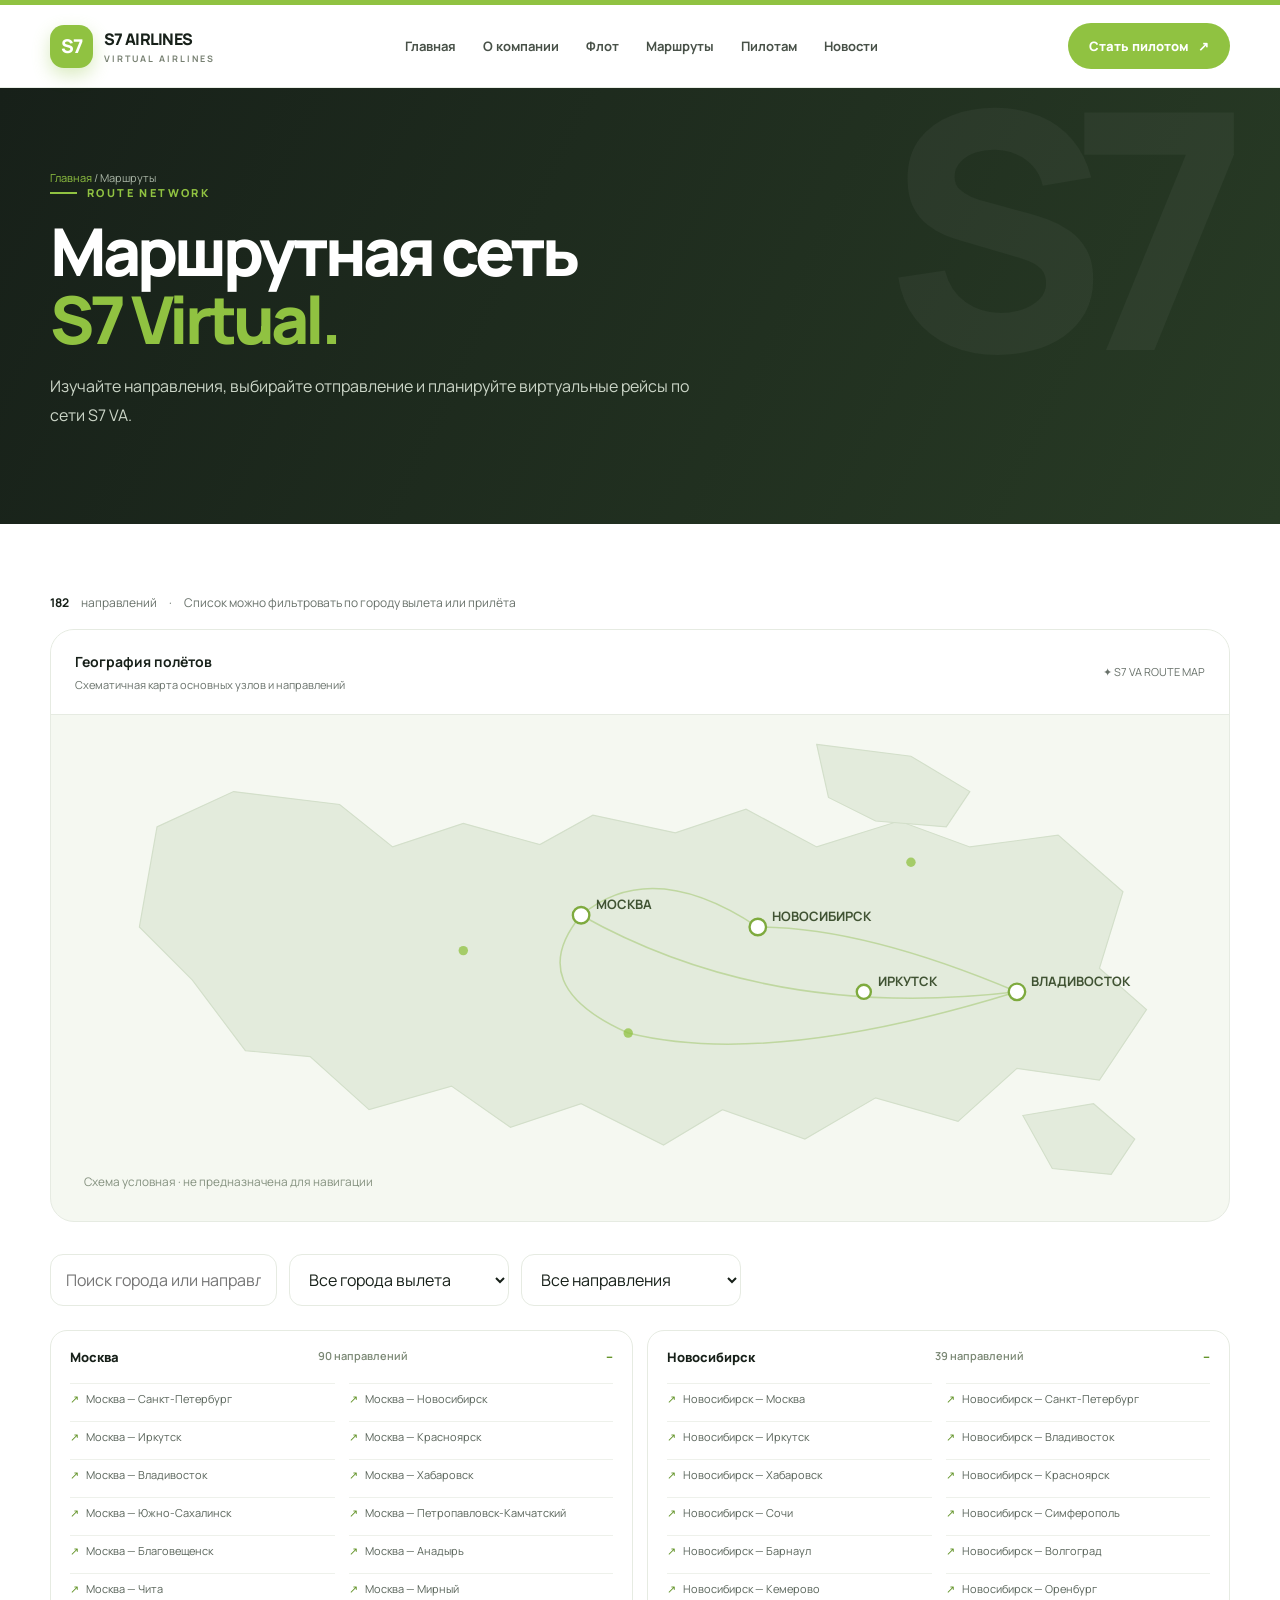
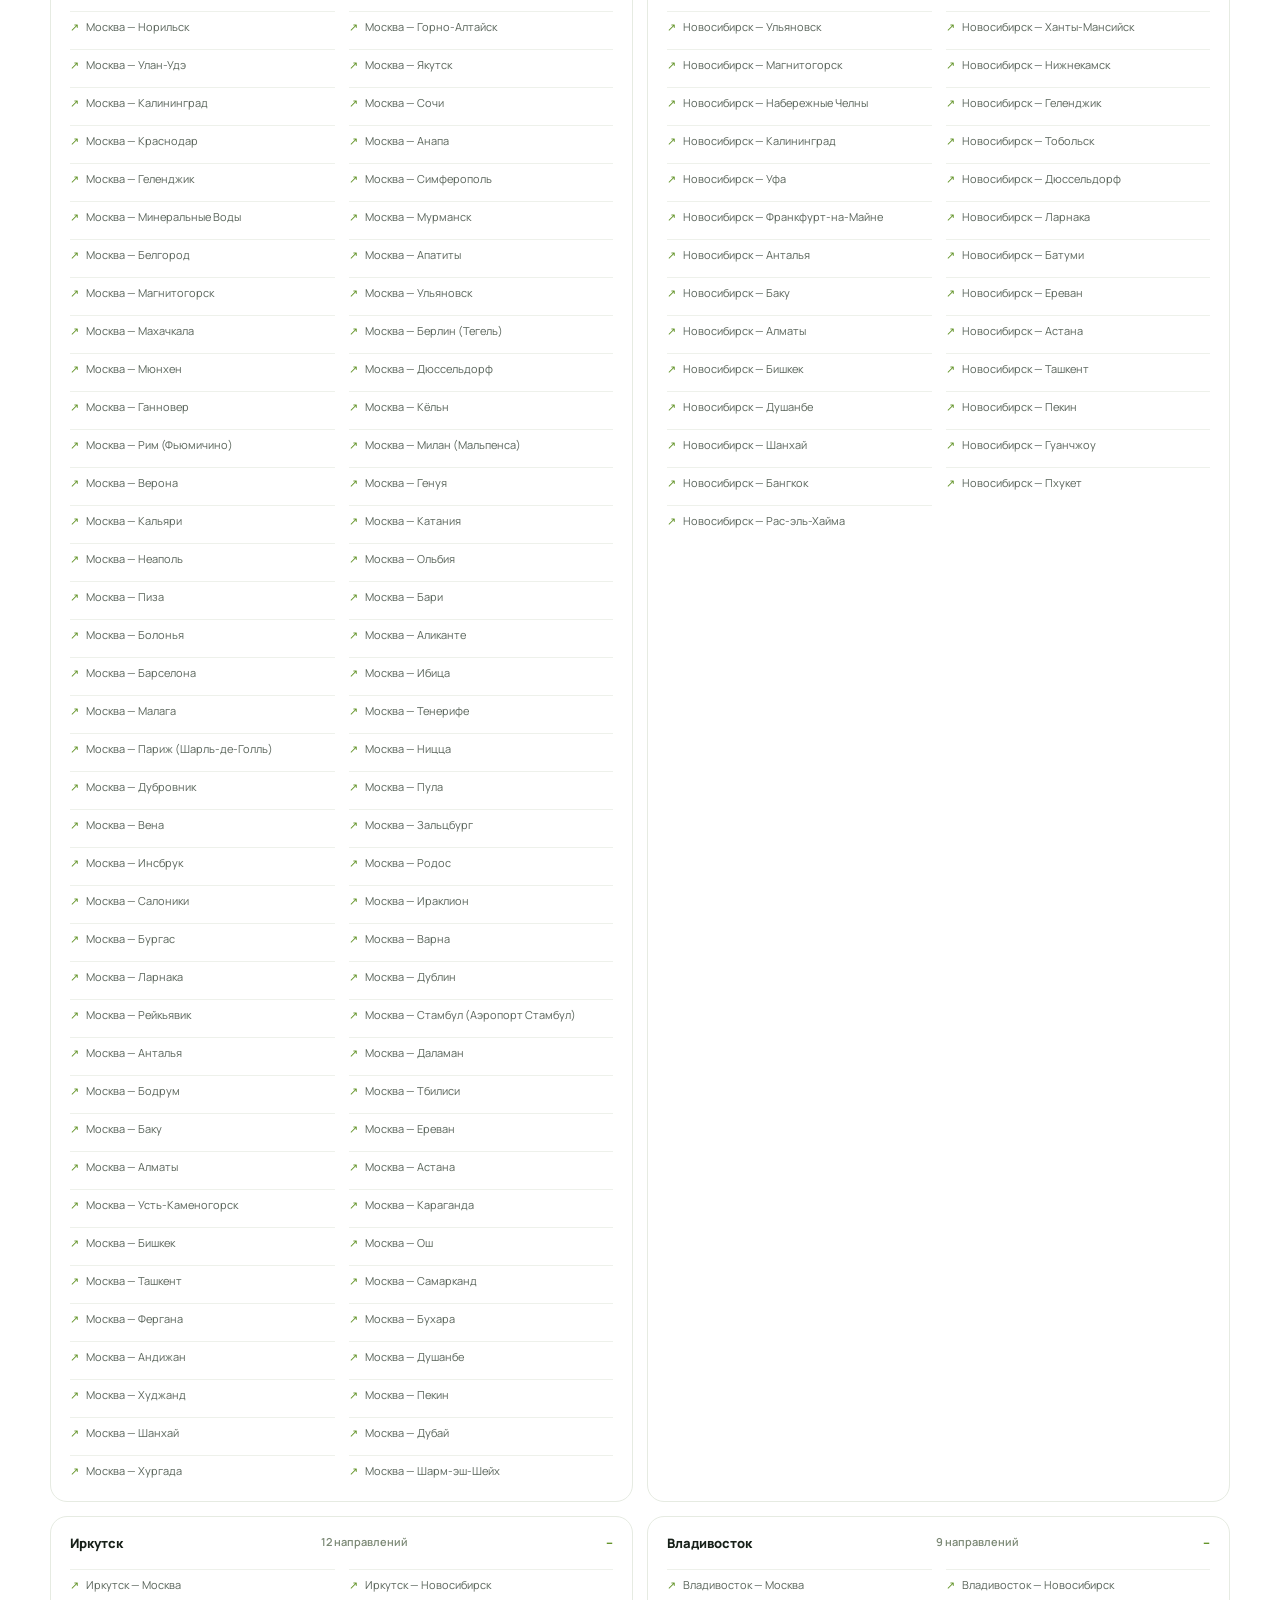
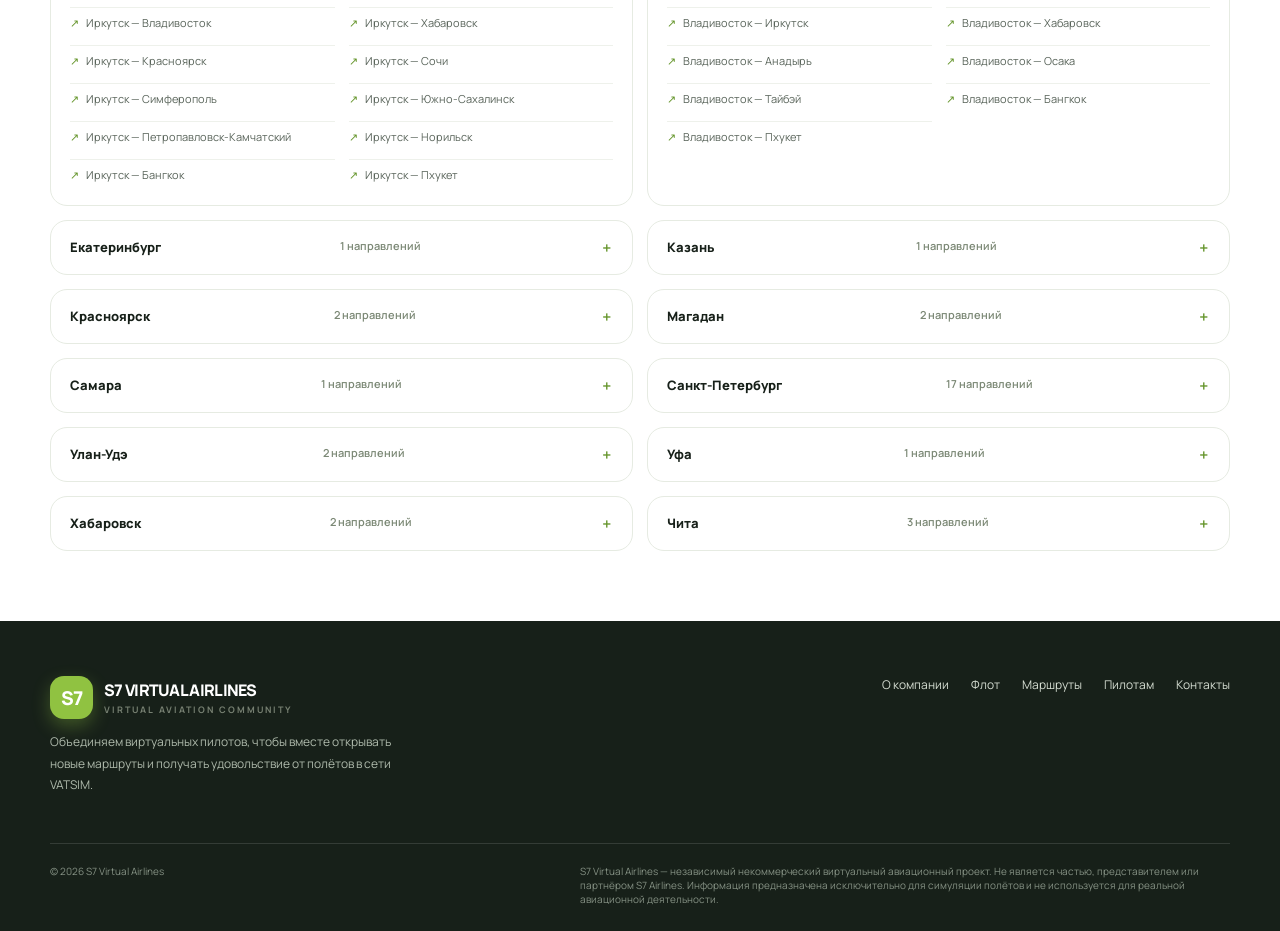
<file: routes.html>
<!doctype html><html lang="ru"><head><meta charset="utf-8"><meta name="viewport" content="width=device-width, initial-scale=1"><meta name="theme-color" content="#90c241"><meta name="description" content="S7 Virtual Airlines — виртуальная авиакомпания для пилотов VATSIM."><title>Маршруты | S7 Virtual Airlines</title><link rel="stylesheet" href="styles.css"></head><body>
<div class="topline"></div><header class="header"><div class="container nav">
<a class="brand" href="index.html"><span class="brandmark">S7</span><span>S7 AIRLINES<small>VIRTUAL AIRLINES</small></span></a>
<nav class="navlinks"><a href="index.html">Главная</a><a href="about.html">О компании</a><a href="fleet.html">Флот</a><a href="routes.html">Маршруты</a><a href="pilots.html">Пилотам</a><a href="news.html">Новости</a></nav>
<a class="nav-cta" href="contacts.html">Стать пилотом <span>↗</span></a><button class="menu-btn" aria-label="Открыть меню" onclick="toggleMenu()">☰</button>
</div><nav class="mobile-nav" id="mobileNav"><a href="index.html">Главная</a><a href="about.html">О компании</a><a href="fleet.html">Флот</a><a href="routes.html">Маршруты</a><a href="pilots.html">Пилотам</a><a href="news.html">Новости</a><a href="contacts.html">Контакты</a></nav></header>
<main><section class="page-hero"><div class="container"><div class="crumb"><a href="index.html">Главная</a> / Маршруты</div><div class="eyebrow">ROUTE NETWORK</div><h1>Маршрутная сеть<br><span style="color:var(--green)">S7 Virtual.</span></h1><p>Изучайте направления, выбирайте отправление и планируйте виртуальные рейсы по сети S7 VA.</p></div></section><section class="content"><div class="container"><div class="route-summary"><b id="routeCount">—</b> направлений <span>·</span> <span>Список можно фильтровать по городу вылета или прилёта</span></div><div class="map-wrap"><div class="map-head"><div><strong>География полётов</strong><br><span>Схематичная карта основных узлов и направлений</span></div><span>✦ S7 VA ROUTE MAP</span></div><svg class="route-map" viewBox="0 0 1000 430" role="img" aria-label="Схематичная карта маршрутной сети"><path class="land" d="M90 95 L155 65 245 76 290 112 350 92 415 110 460 85 530 100 590 80 650 112 720 90 780 112 855 102 910 150 890 215 930 250 890 310 820 300 770 345 700 325 640 360 570 335 520 365 450 330 390 350 340 315 270 335 220 290 165 285 120 225 75 180Z"/><path class="land" d="M650 25 L730 35 780 65 760 95 700 90 660 70Z"/><path class="land" d="M825 340 L885 330 920 360 900 390 850 385Z"/><g id="mapLines"><path class="route-line" d="M450 170 Q510 120 600 180"/><path class="route-line" d="M450 170 Q610 260 820 235"/><path class="route-line" d="M450 170 Q400 230 490 270"/><path class="route-line" d="M600 180 Q690 180 820 235"/><path class="route-line" d="M490 270 Q610 300 820 235"/></g><g><circle class="hub" cx="450" cy="170" r="7"/><text class="hub-label" x="463" y="165">МОСКВА</text><circle class="hub" cx="600" cy="180" r="7"/><text class="hub-label" x="612" y="175">НОВОСИБИРСК</text><circle class="hub" cx="690" cy="235" r="6"/><text class="hub-label" x="702" y="230">ИРКУТСК</text><circle class="hub" cx="820" cy="235" r="7"/><text class="hub-label" x="832" y="230">ВЛАДИВОСТОК</text><circle class="minor" cx="490" cy="270" r="4"/><circle class="minor" cx="730" cy="125" r="4"/><circle class="minor" cx="350" cy="200" r="4"/></g><text x="28" y="400" fill="#83907e" font-size="10" font-family="Manrope">Схема условная · не предназначена для навигации</text></svg></div><div class="route-tools"><input class="field" id="routeSearch" placeholder="Поиск города или направления…"><select class="field" id="routeOrigin"><option value="">Все города вылета</option></select><select class="field" id="routeRegion"><option value="">Все направления</option><option value="Россия">Россия</option><option value="Международные">Международные</option></select></div><div id="routeGroups" class="route-groups"></div></div></section></main><script src="routes.js"></script><script src="routes-page.js"></script>
<footer class="footer"><div class="container"><div class="footer-top"><div><a class="brand" href="index.html"><span class="brandmark">S7</span><span>S7 VIRTUAL AIRLINES<small>VIRTUAL AVIATION COMMUNITY</small></span></a><p>Объединяем виртуальных пилотов, чтобы вместе открывать новые маршруты и получать удовольствие от полётов в сети VATSIM.</p></div><div class="footer-links"><a href="about.html">О компании</a><a href="fleet.html">Флот</a><a href="routes.html">Маршруты</a><a href="pilots.html">Пилотам</a><a href="contacts.html">Контакты</a></div></div><div class="footer-bottom"><span>© 2026 S7 Virtual Airlines</span><span class="disclaimer">S7 Virtual Airlines — независимый некоммерческий виртуальный авиационный проект. Не является частью, представителем или партнёром S7 Airlines. Информация предназначена исключительно для симуляции полётов и не используется для реальной авиационной деятельности.</span></div></div></footer><script src="app.js"></script>
</body></html>
</file>
<file: styles.css>
@import url('https://fonts.googleapis.com/css2?family=Manrope:wght@400;500;600;700;800&display=swap');
:root{--green:#90c241;--green-dark:#65952b;--ink:#172019;--muted:#68716a;--line:#e6ebe2;--paper:#f7f9f5;--white:#fff;--radius:22px;--shadow:0 18px 55px rgba(28,45,22,.09)}
*{box-sizing:border-box}html{scroll-behavior:smooth}body{margin:0;font-family:Manrope,Arial,sans-serif;color:var(--ink);background:#fff}a{color:inherit;text-decoration:none}button,input,select{font:inherit}.container{width:min(1180px,calc(100% - 48px));margin:auto}.topline{height:5px;background:var(--green)}.header{position:sticky;top:0;z-index:20;background:rgba(255,255,255,.92);backdrop-filter:blur(16px);border-bottom:1px solid rgba(230,235,226,.85)}.nav{height:82px;display:flex;align-items:center;justify-content:space-between;gap:24px}.brand{display:flex;align-items:center;gap:11px;font-weight:800;letter-spacing:-.7px}.brandmark{width:43px;height:43px;border-radius:14px;background:var(--green);display:grid;place-items:center;color:#fff;font-size:19px;font-weight:800;box-shadow:0 7px 18px #90c24155}.brand small{display:block;font-size:9px;letter-spacing:2px;color:#778072;font-weight:700;margin-top:2px}.navlinks{display:flex;gap:27px;align-items:center;font-size:13px;font-weight:700;color:#485148}.navlinks a:hover,.navlinks a.active{color:var(--green-dark)}.nav-cta,.btn{display:inline-flex;align-items:center;justify-content:center;gap:9px;border:0;border-radius:999px;padding:14px 21px;background:var(--green);color:#fff;font-size:13px;font-weight:800;transition:.2s;cursor:pointer}.nav-cta:hover,.btn:hover{background:var(--green-dark);transform:translateY(-2px)}.btn-outline{background:transparent;color:var(--ink);border:1px solid #cfd8c9}.btn-outline:hover{color:#fff}.menu-btn{display:none;border:0;background:#f1f5ed;border-radius:12px;padding:11px}.hero{position:relative;overflow:hidden;background:#172019;color:#fff;min-height:610px;display:flex;align-items:center}.hero:before{content:"";position:absolute;inset:0;background:linear-gradient(90deg,rgba(10,19,12,.88),rgba(10,19,12,.42) 58%,rgba(10,19,12,.12)),url('hero-s7.jpg') center/cover no-repeat}.hero:after{content:"";position:absolute;width:580px;height:580px;border:1px solid #ffffff20;border-radius:50%;right:-90px;top:50%;transform:translateY(-50%);box-shadow:0 0 0 65px #ffffff08,0 0 0 130px #ffffff06}.hero-content{position:relative;z-index:1;padding:92px 0;max-width:700px}.eyebrow{display:flex;align-items:center;gap:10px;color:var(--green);font-size:11px;font-weight:800;letter-spacing:2.4px;text-transform:uppercase}.eyebrow:before{content:"";width:27px;height:2px;background:var(--green)}h1{font-size:clamp(43px,6.5vw,78px);line-height:1.03;letter-spacing:-4px;margin:23px 0 22px;font-weight:800}h1 span{color:var(--green)}.hero p{font-size:16px;line-height:1.8;color:#d5ddd2;max-width:555px}.hero-actions{display:flex;gap:12px;flex-wrap:wrap;margin-top:32px}.hero .btn-outline{color:#fff;border-color:#ffffff60}.hero-stats{display:flex;gap:38px;margin-top:65px}.stat strong{display:block;font-size:27px}.stat span{color:#bdc8bb;font-size:11px}.section{padding:88px 0}.section.soft{background:var(--paper)}.section-head{display:flex;justify-content:space-between;align-items:end;gap:25px;margin-bottom:34px}.kicker{color:var(--green-dark);font-size:11px;margin-right:100px;font-weight:800;letter-spacing:2px;text-transform:uppercase}.section h2{font-size:clamp(30px,4vw,47px);letter-spacing:-2px;line-height:1.1;margin:12px 0 0}.section-head p{max-width:440px;color:var(--muted);line-height:1.7;font-size:14px}.grid3{display:grid;grid-template-columns:repeat(3,1fr);gap:18px}.feature{padding:27px;border:1px solid var(--line);border-radius:var(--radius);background:#fff;min-height:210px;transition:.25s}.feature:hover{transform:translateY(-5px);box-shadow:var(--shadow)}.feature-icon{width:48px;height:48px;border-radius:15px;background:#eff6e7;color:var(--green-dark);display:grid;place-items:center;font-size:22px;margin-bottom:23px}.feature h3{font-size:17px;margin:0 0 10px}.feature p{font-size:13px;line-height:1.7;color:var(--muted);margin:0}.split{display:grid;grid-template-columns:1fr 1fr;gap:55px;align-items:center}.visual-panel{min-height:390px;border-radius:28px;background:linear-gradient(145deg,#dcebc9,#f4f7ef);position:relative;overflow:hidden;padding:28px}.visual-panel:after{content:"S7";position:absolute;right:-15px;bottom:-75px;font-size:260px;font-weight:800;color:#90c24130;letter-spacing:-25px}.visual-label{position:relative;z-index:1;background:#fff;border-radius:16px;padding:17px 20px;display:inline-block;font-size:12px;font-weight:800;box-shadow:var(--shadow)}.visual-route{position:absolute;z-index:1;left:10%;right:10%;top:45%;height:1px;border-top:2px dashed #7aa83c;transform:rotate(-13deg)}.visual-dot{position:absolute;z-index:2;width:13px;height:13px;border-radius:50%;background:var(--green);box-shadow:0 0 0 7px #90c24130}.visual-dot.one{left:18%;top:40%}.visual-dot.two{right:18%;top:30%}.visual-dot.three{left:57%;top:62%}.copy h2{font-size:clamp(30px,4vw,45px);letter-spacing:-2px;margin:12px 0 18px}.copy p{font-size:14px;color:var(--muted);line-height:1.85}.checklist{list-style:none;padding:0;margin:24px 0}.checklist li{padding:10px 0;font-size:13px;font-weight:700}.checklist li:before{content:"✓";color:var(--green-dark);font-weight:900;margin-right:12px}.banner{background:var(--green);color:#fff;border-radius:28px;padding:42px;display:flex;align-items:center;justify-content:space-between;gap:25px}.banner h2{font-size:32px;letter-spacing:-1.5px;margin:0 0 9px}.banner p{margin:0;color:#f5ffe9;font-size:13px}.banner .btn{background:#fff;color:#34432b}.page-hero{background:linear-gradient(115deg,#172019,#283b25);color:#fff;padding:82px 0 78px;position:relative;overflow:hidden}.page-hero:after{content:"S7";position:absolute;right:5%;top:-90px;font-size:330px;font-weight:800;color:#ffffff0a;letter-spacing:-35px}.page-hero .container{position:relative;z-index:1}.page-hero h1{font-size:clamp(42px,6vw,66px);margin:18px 0}.page-hero p{max-width:650px;color:#cbd5c7;line-height:1.8}.crumb{font-size:11px;color:#aab6a7}.crumb a{color:var(--green)}.content{padding:70px 0}.prose{max-width:850px}.prose h2{font-size:27px;letter-spacing:-1px;margin:34px 0 13px}.prose p{color:var(--muted);font-size:14px;line-height:1.9}.callout{border-left:4px solid var(--green);background:#f3f8ec;padding:20px 24px;border-radius:0 15px 15px 0;color:#43513d;font-size:13px;line-height:1.7;margin:25px 0}.fleet-grid{display:grid;grid-template-columns:repeat(3,1fr);gap:20px}.aircraft{border:1px solid var(--line);border-radius:22px;overflow:hidden;background:#fff;transition:.2s}.aircraft:hover{transform:translateY(-4px);box-shadow:var(--shadow)}.aircraft-photo{height:185px;background:#f0f4eb center/cover no-repeat;display:flex;align-items:end;padding:16px}.aircraft-photo span{background:#fff;border-radius:30px;padding:7px 12px;font-size:10px;font-weight:800}.aircraft-body{padding:22px}.aircraft h3{margin:0 0 8px;font-size:18px}.aircraft p{font-size:12px;line-height:1.7;color:var(--muted);margin:0}.specs{display:flex;gap:16px;margin-top:18px;padding-top:15px;border-top:1px solid var(--line)}.specs span{font-size:10px;color:var(--muted)}.specs b{display:block;color:var(--ink);font-size:13px;margin-top:3px}.route-tools{display:flex;gap:12px;flex-wrap:wrap;margin-bottom:24px}.field{border:1px solid var(--line);border-radius:13px;padding:13px 15px;background:#fff;min-width:220px;color:var(--ink);outline:none}.field:focus{border-color:var(--green)}.route-summary{display:flex;gap:12px;align-items:center;margin:0 0 18px;color:var(--muted);font-size:12px}.route-summary b{color:var(--ink)}.map-wrap{border:1px solid var(--line);border-radius:24px;overflow:hidden;background:#f5f8f1;margin-bottom:32px}.map-head{padding:20px 24px;display:flex;justify-content:space-between;gap:15px;align-items:center;background:#fff;border-bottom:1px solid var(--line)}.map-head strong{font-size:14px}.map-head span{font-size:11px;color:var(--muted)}.route-map{display:block;width:100%;height:auto;min-height:280px}.route-map .land{fill:#e3ebdc;stroke:#d3dfca;stroke-width:1}.route-map .route-line{stroke:#83b53d;stroke-width:1.3;opacity:.38;fill:none}.route-map .hub{fill:#fff;stroke:#7eaa3e;stroke-width:2}.route-map .hub-label{font:700 11px Manrope,Arial;fill:#405333}.route-map .minor{fill:#90c241;opacity:.75}.route-groups{display:grid;grid-template-columns:repeat(2,1fr);gap:14px}.route-group{border:1px solid var(--line);border-radius:17px;overflow:hidden}.route-group summary{cursor:pointer;list-style:none;padding:17px 19px;font-size:13px;font-weight:800;display:flex;justify-content:space-between}.route-group summary::-webkit-details-marker{display:none}.route-group summary:after{content:"＋";color:var(--green-dark)}.route-group[open] summary:after{content:"−"}.route-list{padding:0 19px 16px;display:grid;grid-template-columns:1fr 1fr;gap:8px 14px}.route-item{font-size:11px;color:#59645a;padding:7px 0;border-top:1px solid #eef1eb}.route-item:before{content:"↗";color:var(--green-dark);margin-right:7px}.empty{padding:35px;text-align:center;color:var(--muted);font-size:13px}.steps{display:grid;grid-template-columns:repeat(3,1fr);gap:16px;counter-reset:step}.step{padding:25px;border-radius:20px;background:#f7f9f5;border:1px solid var(--line)}.step:before{counter-increment:step;content:"0" counter(step);display:block;color:var(--green-dark);font-size:12px;font-weight:800;margin-bottom:25px}.step h3{font-size:16px;margin:0 0 8px}.step p{font-size:12px;line-height:1.7;color:var(--muted)}.news-grid{display:grid;grid-template-columns:repeat(3,1fr);gap:18px}.news-card{border:1px solid var(--line);border-radius:20px;padding:25px}.news-card time{color:var(--green-dark);font-size:10px;font-weight:800;letter-spacing:1px}.news-card h3{font-size:17px;line-height:1.4}.news-card p{font-size:12px;line-height:1.7;color:var(--muted)}.contact-grid{display:grid;grid-template-columns:1fr 1fr;gap:18px}.contact-card{padding:28px;border:1px solid var(--line);border-radius:22px}.contact-card .feature-icon{margin-bottom:20px}.contact-card h3{margin:0 0 9px}.contact-card p{color:var(--muted);font-size:13px;line-height:1.7}.contact-card a{color:var(--green-dark);font-weight:800;overflow-wrap:anywhere}.footer{background:#172019;color:#fff;padding:55px 0 25px}.footer-top{display:flex;justify-content:space-between;gap:30px;padding-bottom:35px;border-bottom:1px solid #ffffff20}.footer .brand{color:#fff}.footer p{font-size:12px;line-height:1.8;color:#aeb9ab;max-width:360px}.footer-links{display:flex;gap:22px;flex-wrap:wrap;font-size:12px;color:#d5ddd2}.footer-bottom{display:flex;justify-content:space-between;gap:20px;padding-top:20px;color:#859184;font-size:10px}.disclaimer{max-width:650px}.mobile-nav{display:none}
@media(max-width:900px){.navlinks{display:none}.menu-btn{display:block}.nav-cta{display:none}.mobile-nav.open{display:flex;position:absolute;top:82px;left:0;right:0;background:#fff;padding:20px 24px 25px;flex-direction:column;align-items:stretch;gap:17px;border-bottom:1px solid var(--line);box-shadow:var(--shadow)}.mobile-nav a{font-size:13px;font-weight:800}.grid3,.fleet-grid,.news-grid{grid-template-columns:repeat(2,1fr)}.split{gap:30px}.hero{min-height:560px}.hero-stats{gap:22px}.route-groups{grid-template-columns:1fr}}
@media(max-width:620px){.container{width:min(100% - 34px,1180px)}.nav{height:72px}.mobile-nav.open{top:72px}.brandmark{width:39px;height:39px}.hero{min-height:620px}.hero-content{padding:70px 0}.hero:before{background:linear-gradient(90deg,rgba(10,19,12,.9),rgba(10,19,12,.62)),url('hero-s7.jpg') center/cover no-repeat}h1{letter-spacing:-2.5px}.hero-stats{gap:17px;flex-wrap:wrap;margin-top:45px}.stat strong{font-size:22px}.section{padding:62px 0}.section-head{display:block}.section-head p{margin-top:15px}.grid3,.fleet-grid,.news-grid,.split,.contact-grid,.steps{grid-template-columns:1fr}.visual-panel{min-height:280px}.banner{padding:28px;display:block}.banner .btn{margin-top:20px}.page-hero{padding:60px 0}.page-hero:after{font-size:220px;right:-20px}.content{padding:48px 0}.route-list{grid-template-columns:1fr}.map-head{align-items:flex-start;flex-direction:column}.footer-top,.footer-bottom{display:block}.footer-links{margin-top:20px}.footer-bottom span{display:block;margin-top:12px}}
</file>
